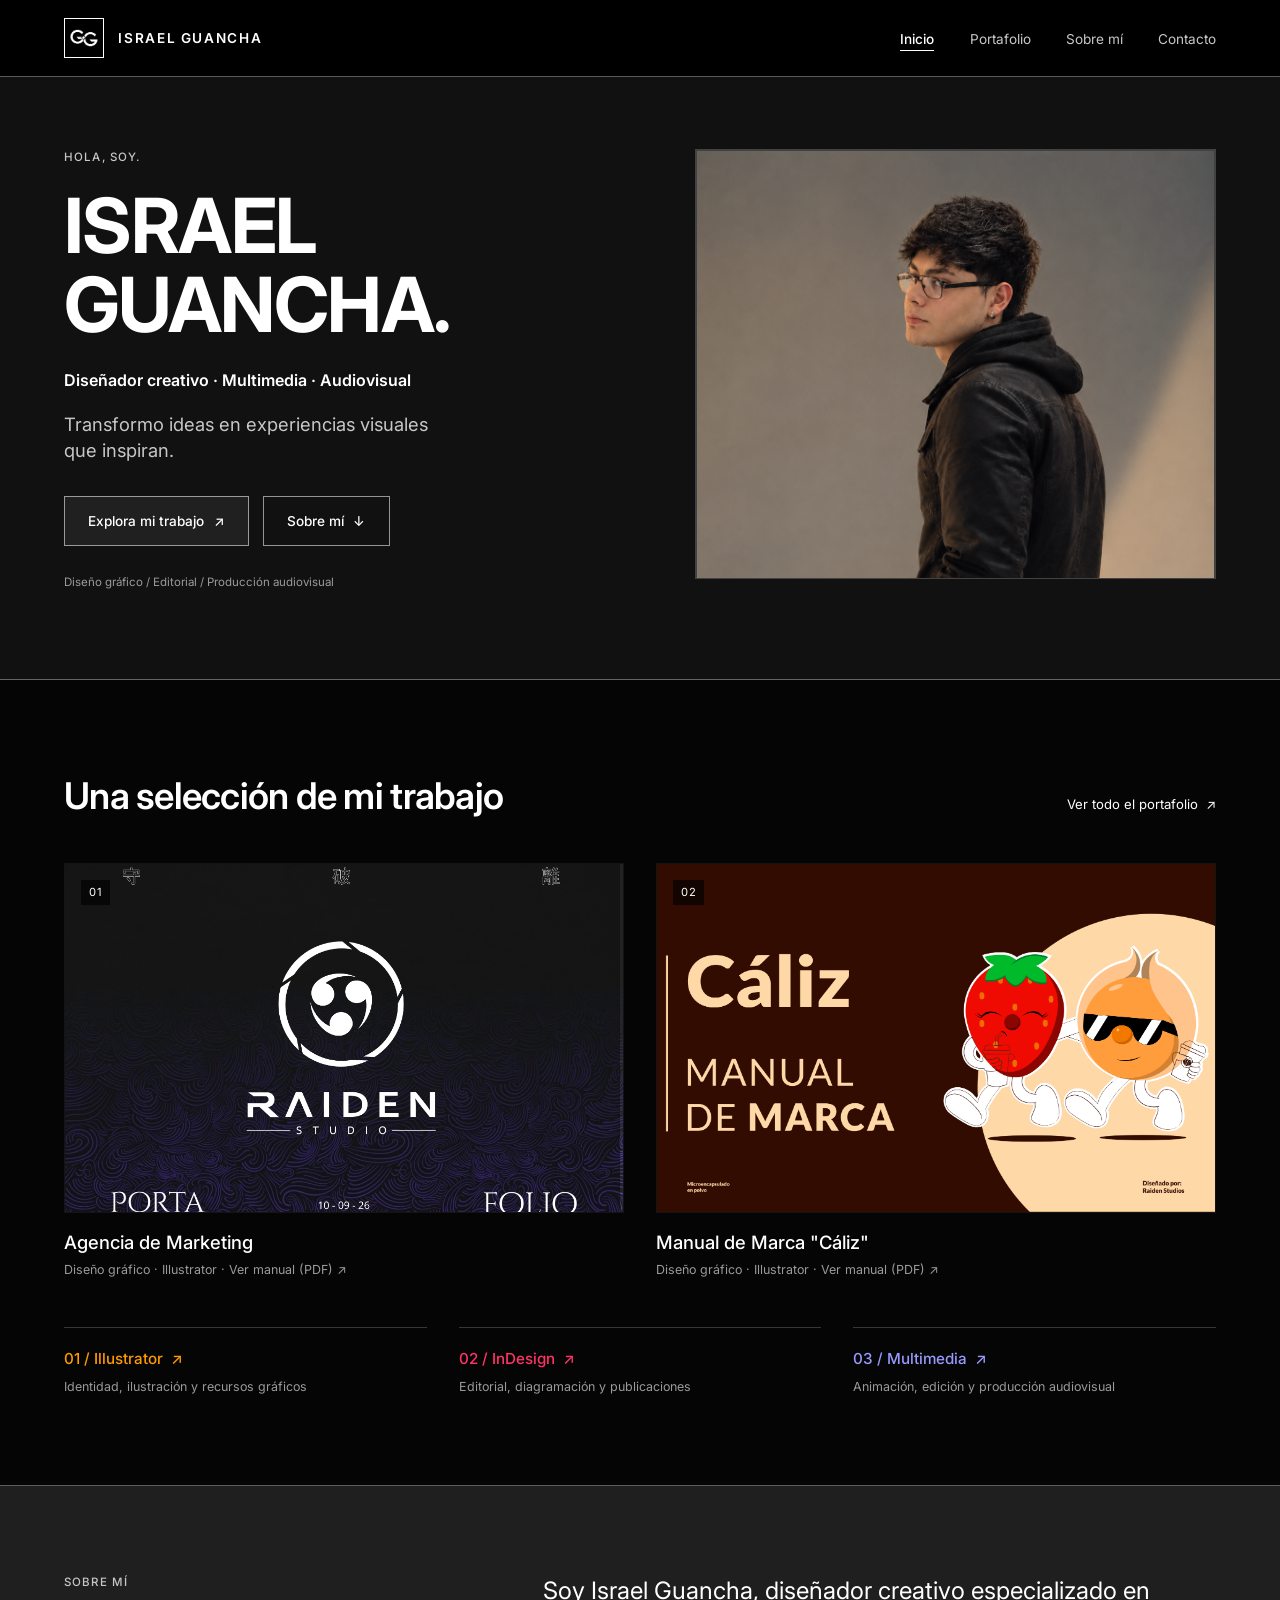
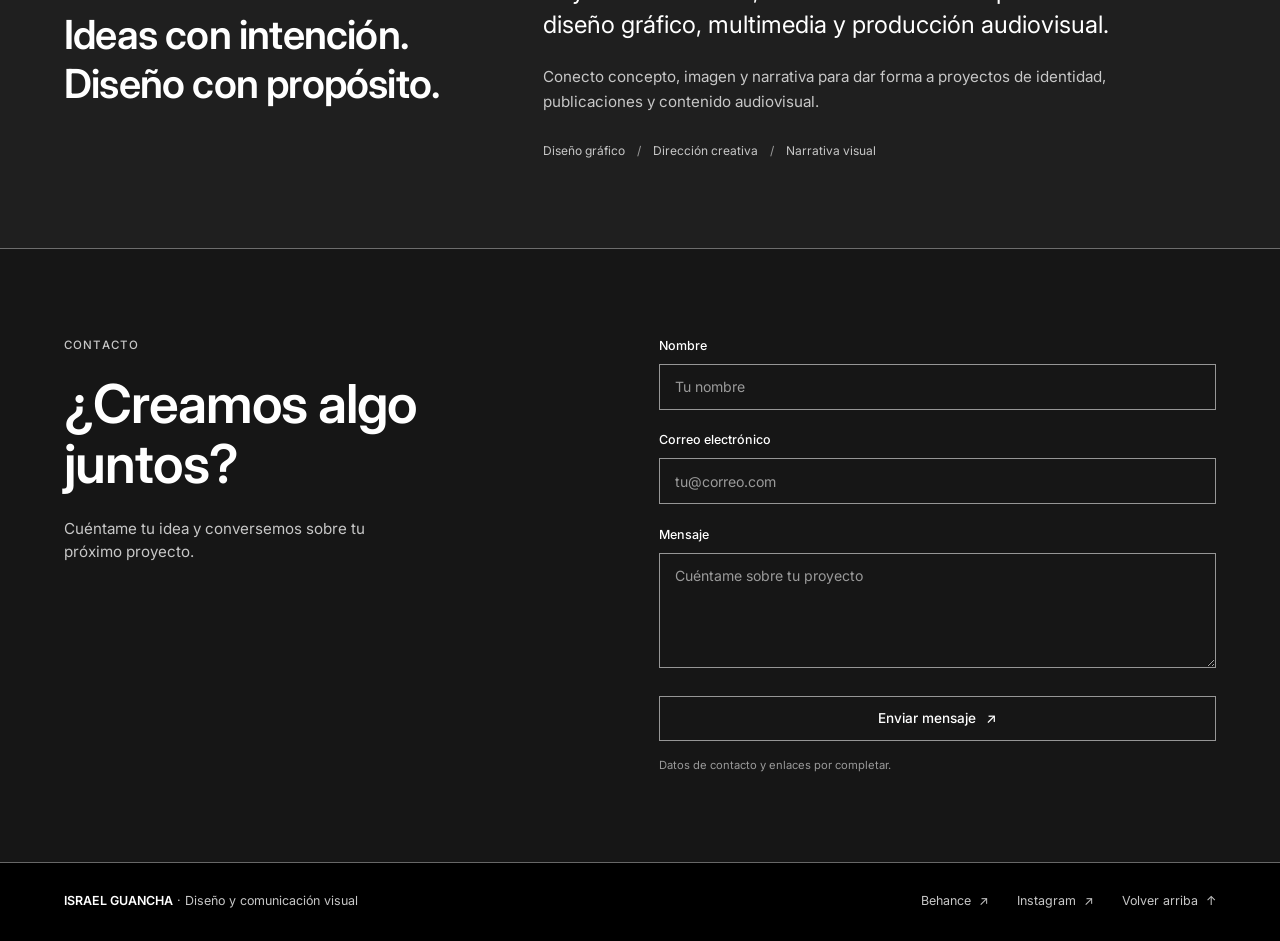
<file: index.html>
<!DOCTYPE html>
<html lang="es">
<head>
  <meta charset="UTF-8">
  <meta name="viewport" content="width=device-width, initial-scale=1.0">
  <title>Israel Guancha · Portafolio de Diseño</title>
  <!-- Tipografía limpia estilo editorial -->
  <link rel="preconnect" href="https://fonts.googleapis.com">
  <link rel="preconnect" href="https://fonts.gstatic.com" crossorigin>
  <link href="https://fonts.googleapis.com/css2?family=Inter:wght@300;400;500;600;700&display=swap" rel="stylesheet">
  <!-- Hoja de estilos -->
  <link rel="stylesheet" href="estilos.css">
</head>
<body id="top">

  <!-- ==================== HEADER / NAVEGACIÓN ==================== -->
  <header class="header">
    <div class="container header__contenido">
      <a href="#inicio" class="marca">
        <!-- Espacio reservado para insertar tu logo -->
        <div class="marca__logo-contenedor">
          <img src="imagenes/logo_israel.png" alt="Logo Israel Guancha" class="marca__logo-img">
        </div>
        <span class="marca__nombre">ISRAEL GUANCHA</span>
      </a>

      <nav class="nav" aria-label="Navegación principal">
        <ul class="nav__lista">
          <li class="nav__item">
            <a href="#inicio" class="nav__enlace nav__enlace--activo">Inicio</a>
          </li>
          <li class="nav__item">
            <a href="portafolio.html" class="nav__enlace">Portafolio</a>
          </li>
          <li class="nav__item">
            <a href="#sobre-mi" class="nav__enlace">Sobre mí</a>
          </li>
          <li class="nav__item">
            <a href="#contacto" class="nav__enlace">Contacto</a>
          </li>
        </ul>
      </nav>
    </div>
  </header>

  <main>

    <!-- ==================== SECCIÓN HERO / INICIO ==================== -->
    <section id="inicio" class="seccion hero">
      <div class="container hero__grid">
        <div class="hero__info">
          <p class="etiqueta">HOLA, SOY.</p>
          <h1 class="hero__titulo">
            ISRAEL<br>
            GUANCHA.
          </h1>
          <p class="hero__rol">Diseñador creativo · Multimedia · Audiovisual</p>
          <p class="hero__descripcion">
            Transformo ideas en experiencias visuales que inspiran.
          </p>

          <div class="hero__acciones">
            <a href="portafolio.html" class="btn btn--primario">
              Explora mi trabajo <span class="flecha flecha--diagonal">↗</span>
            </a>
            <a href="#sobre-mi" class="btn btn--secundario">
              Sobre mí <span class="flecha flecha--abajo">↓</span>
            </a>
          </div>

          <p class="hero__disciplinas">
            Diseño gráfico / Editorial / Producción audiovisual
          </p>
        </div>

        <div class="hero__visual">
          <div class="marco-imagen marco-imagen--retrato">
            <div class="hero__visual">
            <div class="marco-imagen marco-imagen--retrato">
            <img src="imagenes/retrato.png" alt="Retrato de Israel Guancha" class="marco-imagen__foto">
            </div>
        </div>
          </div>
        </div>
      </div>
    </section>

    <!-- ==================== SECCIÓN PORTAFOLIO ==================== -->
    <section id="portafolio" class="seccion portafolio">
      <div class="container">
        <div class="portafolio__cabecera">
          <h2 class="titulo-seccion">Una selección de mi trabajo</h2>
          <a href="portafolio.html" class="enlace-flecha">
            Ver todo el portafolio <span class="flecha flecha--diagonal">↗</span>
          </a>
        </div>

        <!-- Tarjetas destacadas -->
        
<div class="proyectos-grid">
  <!-- Tarjeta 01: Manual (abre el PDF al hacer clic) -->
  <article class="proyecto-card">
    <a href="docs/portafolio_raiden.pdf" target="_blank" rel="noopener noreferrer" class="proyecto-card__enlace">
      <div class="marco-imagen marco-imagen--proyecto">
        <span class="marco-imagen__numero">01</span>
        <img
          src="imagenes/portafolio_raiden_Mesa de trabajo 1.png"
          alt="Vista previa del manual de identidad visual"
          class="marco-imagen__proyecto-img"
        >
      </div>
      <h3 class="proyecto-card__titulo">Agencia de Marketing</h3>
      <p class="proyecto-card__meta">Diseño gráfico · Illustrator · Ver manual (PDF) ↗</p>
    </a>
  </article>

  <!-- Tarjeta 02: Portada de videojuego (abre la imagen completa al hacer clic) -->
  <article class="proyecto-card">
    <a href="docs/manual_caliz.pdf" target="_blank" rel="noopener noreferrer" class="proyecto-card__enlace">
      <div class="marco-imagen marco-imagen--proyecto">
        <span class="marco-imagen__numero">02</span>
        <img
          src="imagenes/portada_caliz_Mesa de trabajo 1.png"
          alt="Vista Previa del manual de cáliz"
          class="marco-imagen__proyecto-img"
        >
      </div>
      <h3 class="proyecto-card__titulo">Manual de Marca "Cáliz"</h3>
      <p class="proyecto-card__meta">Diseño gráfico · Illustrator · Ver manual (PDF) ↗</p>
    </a>
  </article>
</div>

        <!-- Categorías inferiores -->
<div class="categorias-grid">
  <a href="ilustrator.html" class="categoria-item categoria-item--ai">
    <h3 class="categoria-item__titulo">
      01 / <span class="color-illustrator">Illustrator</span> <span class="flecha flecha--diagonal">↗</span>
    </h3>
    <p class="categoria-item__desc">Identidad, ilustración y recursos gráficos</p>
  </a>

  <a href="indesing.html" class="categoria-item categoria-item--id">
    <h3 class="categoria-item__titulo">
      02 / <span class="color-indesign">InDesign</span> <span class="flecha flecha--diagonal">↗</span>
    </h3>
    <p class="categoria-item__desc">Editorial, diagramación y publicaciones</p>
  </a>

  <a href="multimedia.html" class="categoria-item categoria-item--pr">
    <h3 class="categoria-item__titulo">
      03 / <span class="color-multimedia">Multimedia</span> <span class="flecha flecha--diagonal">↗</span>
    </h3>
    <p class="categoria-item__desc">Animación, edición y producción audiovisual</p>
  </a>
</div>
    </section>

    <!-- ==================== SECCIÓN SOBRE MÍ ==================== -->
    <section id="sobre-mi" class="seccion sobre-mi">
      <div class="container sobre-mi__grid">
        <div class="sobre-mi__izq">
          <p class="etiqueta">SOBRE MÍ</p>
          <h2 class="sobre-mi__titulo">
            Ideas con intención.<br>
            Diseño con propósito.
          </h2>
        </div>

        <div class="sobre-mi__der">
          <p class="sobre-mi__destacado">
            Soy Israel Guancha, diseñador creativo especializado en diseño gráfico, multimedia y producción audiovisual.
          </p>
          <p class="sobre-mi__texto">
            Conecto concepto, imagen y narrativa para dar forma a proyectos de identidad, publicaciones y contenido audiovisual.
          </p>
          <p class="sobre-mi__etiquetas">
            <span>Diseño gráfico</span>
            <span class="separador">/</span>
            <span>Dirección creativa</span>
            <span class="separador">/</span>
            <span>Narrativa visual</span>
          </p>
        </div>
      </div>
    </section>

    <!-- ==================== SECCIÓN CONTACTO ==================== -->
    <section id="contacto" class="seccion contacto">
      <div class="container contacto__grid">
        <div class="contacto__info">
          <p class="etiqueta">CONTACTO</p>
          <h2 class="contacto__titulo">
            ¿Creamos algo<br>
            juntos?
          </h2>
          <p class="contacto__texto">
            Cuéntame tu idea y conversemos sobre tu próximo proyecto.
          </p>
        </div>

        <div class="contacto__formulario-contenedor">
          <form class="formulario" action="#" method="post">
            <div class="formulario__grupo">
              <label for="nombre" class="formulario__label">Nombre</label>
              <input
                type="text"
                id="nombre"
                name="nombre"
                class="formulario__input"
                placeholder="Tu nombre"
                required
              >
            </div>

            <div class="formulario__grupo">
              <label for="correo" class="formulario__label">Correo electrónico</label>
              <input
                type="email"
                id="correo"
                name="correo"
                class="formulario__input"
                placeholder="tu@correo.com"
                required
              >
            </div>

            <div class="formulario__grupo">
              <label for="mensaje" class="formulario__label">Mensaje</label>
              <textarea
                id="mensaje"
                name="mensaje"
                class="formulario__input formulario__textarea"
                placeholder="Cuéntame sobre tu proyecto"
                rows="4"
                required
              ></textarea>
            </div>

            <button type="submit" class="btn btn--enviar">
              Enviar mensaje <span class="flecha flecha--diagonal">↗</span>
            </button>

            <p class="formulario__nota">Datos de contacto y enlaces por completar.</p>
          </form>
        </div>
      </div>
    </section>

  </main>

  <!-- ==================== FOOTER ==================== -->
  <footer class="footer">
    <div class="container footer__contenido">
      <p class="footer__firma">
        <strong>ISRAEL GUANCHA</strong> · Diseño y comunicación visual
      </p>

      <div class="footer__enlaces">
         <a href="https://www.behance.net/anubcripdeid" class="footer__enlace" target="_blank" rel="noopener noreferrer">
         Behance <span class="flecha flecha--diagonal">↗</span>
         </a>
         <a href="https://www.instagram.com/_isrx_g7/" class="footer__enlace" target="_blank" rel="noopener noreferrer">
         Instagram <span class="flecha flecha--diagonal">↗</span>
         </a>
        <a href="#top" class="footer__enlace">
          Volver arriba <span class="flecha flecha--arriba">↑</span>
        </a>
      </div>
    </div>
  </footer>

</body>
</html>
</file>
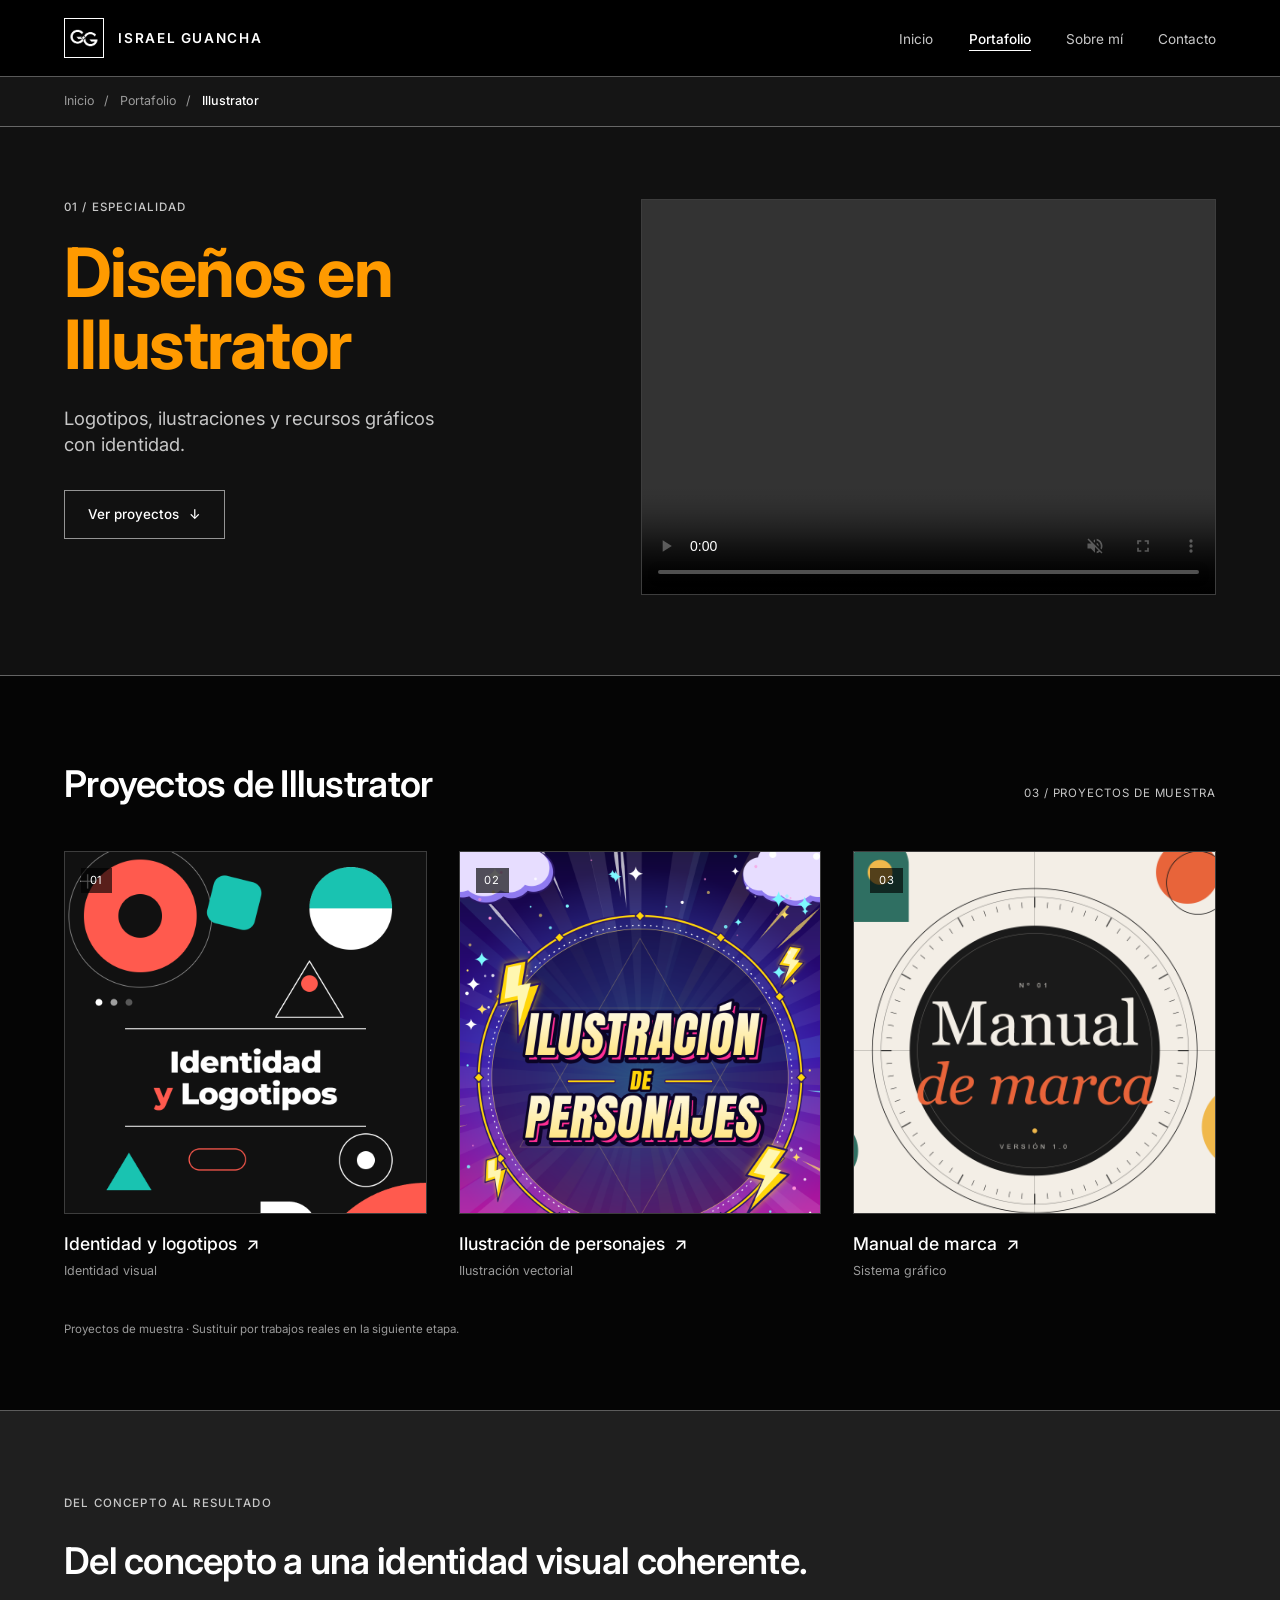
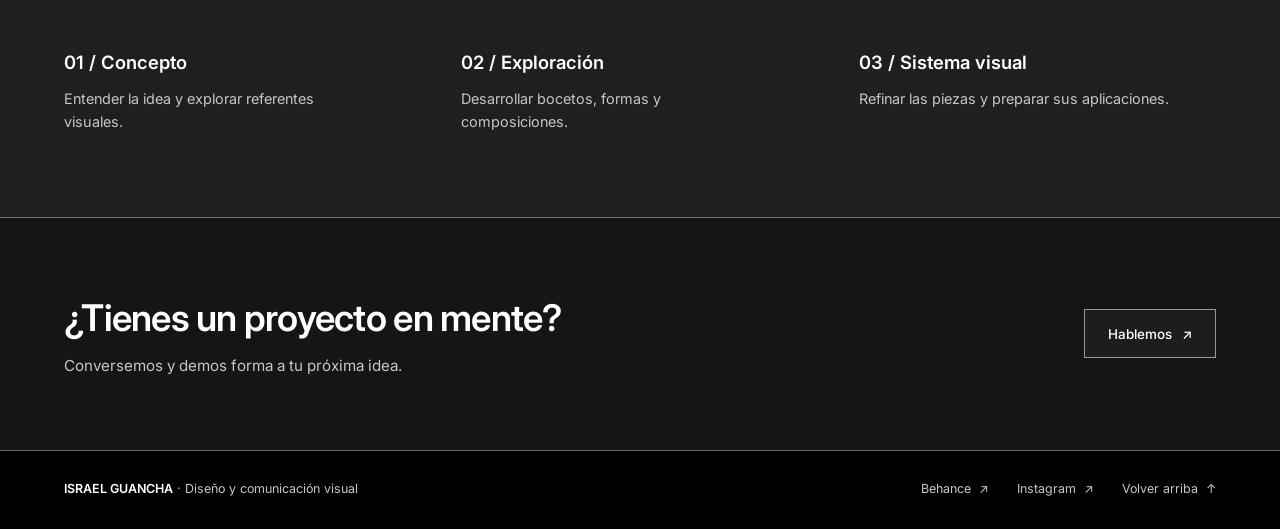
<file: ilustrator.html>
<!DOCTYPE html>
<html lang="es">
<head>
  <meta charset="UTF-8">
  <meta name="viewport" content="width=device-width, initial-scale=1.0">
  <title>Diseños en Illustrator · Israel Guancha</title>
  <!-- Tipografía limpia estilo editorial -->
  <link rel="preconnect" href="https://fonts.googleapis.com">
  <link rel="preconnect" href="https://fonts.gstatic.com" crossorigin>
  <link href="https://fonts.googleapis.com/css2?family=Inter:wght@300;400;500;600;700&display=swap" rel="stylesheet">
  <!-- Hoja de estilos de la página Illustrator -->
  <link rel="stylesheet" href="ilustrator.css">
</head>
<body id="top">

  <!-- ==================== HEADER / NAVEGACIÓN ==================== -->
  <header class="header">
    <div class="container header__contenido">
      <a href="index.html" class="marca">
        <!-- Espacio reservado para insertar tu logo -->
        <div class="marca__logo-contenedor">
          <img src="imagenes/logo_israel.png" alt="Logo Israel Guancha" class="marca__logo-img">
        </div>
        <span class="marca__nombre">ISRAEL GUANCHA</span>
      </a>

      <nav class="nav" aria-label="Navegación principal">
        <ul class="nav__lista">
          <li class="nav__item">
            <a href="index.html" class="nav__enlace">Inicio</a>
          </li>
          <li class="nav__item">
            <a href="portafolio.html" class="nav__enlace nav__enlace--activo">Portafolio</a>
          </li>
          <li class="nav__item">
            <a href="index.html#sobre-mi" class="nav__enlace">Sobre mí</a>
          </li>
          <li class="nav__item">
            <a href="index.html#contacto" class="nav__enlace">Contacto</a>
          </li>
        </ul>
      </nav>
    </div>
  </header>

  <!-- ==================== RUTA / MIGAS DE PAN ==================== -->
  <nav class="breadcrumb" aria-label="Ruta de navegación">
    <div class="container">
      <ol class="breadcrumb__lista">
        <li class="breadcrumb__item">
          <a href="index.html" class="breadcrumb__enlace">Inicio</a>
        </li>
        <li class="breadcrumb__separador" aria-hidden="true">/</li>
        <li class="breadcrumb__item">
          <a href="portafolio.html" class="breadcrumb__enlace">Portafolio</a>
        </li>
        <li class="breadcrumb__separador" aria-hidden="true">/</li>
        <li class="breadcrumb__item breadcrumb__item--actual" aria-current="page">
          Illustrator
        </li>
      </ol>
    </div>
  </nav>

  <main>

    <!-- ==================== HERO DE ESPECIALIDAD ==================== -->
    <section class="seccion especialidad-hero">
      <div class="container especialidad-hero__grid">
        <div class="especialidad-hero__info">
          <p class="etiqueta">01 / ESPECIALIDAD</p>
          <h1 class="especialidad-hero__titulo">
            Diseños en<br>
            Illustrator
          </h1>
          <p class="especialidad-hero__descripcion">
            Logotipos, ilustraciones y recursos gráficos con identidad.
          </p>

          <a href="#proyectos-illustrator" class="btn btn--secundario">
            Ver proyectos <span class="flecha flecha--abajo">↓</span>
          </a>
        </div>

        <div class="especialidad-hero__visual">
  <div class="marco-imagen marco-imagen--especialidad">
    <video
      class="marco-imagen__video"
      src="videos/motion_graphic_ilustrator.mp4"
      autoplay
      loop
      muted
      playsinline
      controls
    ></video>
  </div>
</div>
      </div>
    </section>

    <!-- ==================== PROYECTOS DE ILLUSTRATOR ==================== -->
    <section id="proyectos-illustrator" class="seccion proyectos-ai">
      <div class="container">
        <div class="proyectos-ai__cabecera">
          <h2 class="titulo-seccion">Proyectos de Illustrator</h2>
          <span class="proyectos-ai__contador">03 / PROYECTOS DE MUESTRA</span>
        </div>

        <div class="proyectos-grid">

          <!-- Proyecto 01 -->
          <article class="proyecto-card">
            <a href="docs/logotipos.pdf" target="_blank" rel="noopener noreferrer" class="proyecto-card__enlace">
              <div class="marco-imagen marco-imagen--cuadrado">
                <span class="marco-imagen__numero">01</span>
                <img
                  src="imagenes/portada_logotipos.png"
                  alt="Vista previa de proyectos de identidad y logotipos"
                  class="marco-imagen__img"
                >
              </div>
              <h3 class="proyecto-card__titulo">
                Identidad y logotipos <span class="flecha flecha--diagonal">↗</span>
              </h3>
              <p class="proyecto-card__meta">Identidad visual</p>
            </a>
          </article>

          <!-- Proyecto 02 -->
          <article class="proyecto-card">
            <a href="docs/ilustracion_personajes.pdf" target="_blank" rel="noopener noreferrer" class="proyecto-card__enlace">
              <div class="marco-imagen marco-imagen--cuadrado">
                <span class="marco-imagen__numero">02</span>
                <img
                  src="imagenes/Portada_Personajes.png"
                  alt="Vista previa de ilustración de personajes en Illustrator"
                  class="marco-imagen__img"
                >
              </div>
              <h3 class="proyecto-card__titulo">
                Ilustración de personajes <span class="flecha flecha--diagonal">↗</span>
              </h3>
              <p class="proyecto-card__meta">Ilustración vectorial</p>
            </a>
          </article>

          <!-- Proyecto 03 -->
          <article class="proyecto-card">
            <a href="docs/manuales.pdf" target="_blank" rel="noopener noreferrer" class="proyecto-card__enlace">
              <div class="marco-imagen marco-imagen--cuadrado">
                <span class="marco-imagen__numero">03</span>
                <img
                  src="imagenes/portada_manuales.png"
                  alt="Vista previa de manual de marca"
                  class="marco-imagen__img"
                >
              </div>
              <h3 class="proyecto-card__titulo">
                Manual de marca <span class="flecha flecha--diagonal">↗</span>
              </h3>
              <p class="proyecto-card__meta">Sistema gráfico</p>
            </a>
          </article>

        </div>

        <p class="proyectos-ai__nota">
          Proyectos de muestra · Sustituir por trabajos reales en la siguiente etapa.
        </p>
      </div>
    </section>

    <!-- ==================== PROCESO CREATIVO ==================== -->
    <section class="seccion proceso">
      <div class="container">
        <p class="etiqueta">DEL CONCEPTO AL RESULTADO</p>
        <h2 class="titulo-seccion proceso__titulo">
          Del concepto a una identidad visual coherente.
        </h2>

        <div class="proceso-grid">
          <article class="proceso-item">
            <h3 class="proceso-item__titulo">01 / Concepto</h3>
            <p class="proceso-item__desc">
              Entender la idea y explorar referentes visuales.
            </p>
          </article>

          <article class="proceso-item">
            <h3 class="proceso-item__titulo">02 / Exploración</h3>
            <p class="proceso-item__desc">
              Desarrollar bocetos, formas y composiciones.
            </p>
          </article>

          <article class="proceso-item">
            <h3 class="proceso-item__titulo">03 / Sistema visual</h3>
            <p class="proceso-item__desc">
              Refinar las piezas y preparar sus aplicaciones.
            </p>
          </article>
        </div>
      </div>
    </section>

    <!-- ==================== LLAMADO A LA ACCIÓN (CTA) ==================== -->
    <section class="seccion cta">
      <div class="container cta__contenido">
        <div class="cta__texto-grupo">
          <h2 class="cta__titulo">¿Tienes un proyecto en mente?</h2>
          <p class="cta__subtitulo">Conversemos y demos forma a tu próxima idea.</p>
        </div>

        <a href="index.html#contacto" class="btn btn--cta">
          Hablemos <span class="flecha flecha--diagonal">↗</span>
        </a>
      </div>
    </section>

  </main>

  <!-- ==================== FOOTER ==================== -->
  <footer class="footer">
    <div class="container footer__contenido">
      <p class="footer__firma">
        <strong>ISRAEL GUANCHA</strong> · Diseño y comunicación visual
      </p>

      <div class="footer__enlaces">
         <a href="https://www.behance.net/anubcripdeid" class="footer__enlace" target="_blank" rel="noopener noreferrer">
         Behance <span class="flecha flecha--diagonal">↗</span>
         </a>
         <a href="https://www.instagram.com/_isrx_g7/" class="footer__enlace" target="_blank" rel="noopener noreferrer">
         Instagram <span class="flecha flecha--diagonal">↗</span>
         </a>
        <a href="#top" class="footer__enlace">
          Volver arriba <span class="flecha flecha--arriba">↑</span>
        </a>
      </div>
    </div>
  </footer>

</body>
</html>
</file>
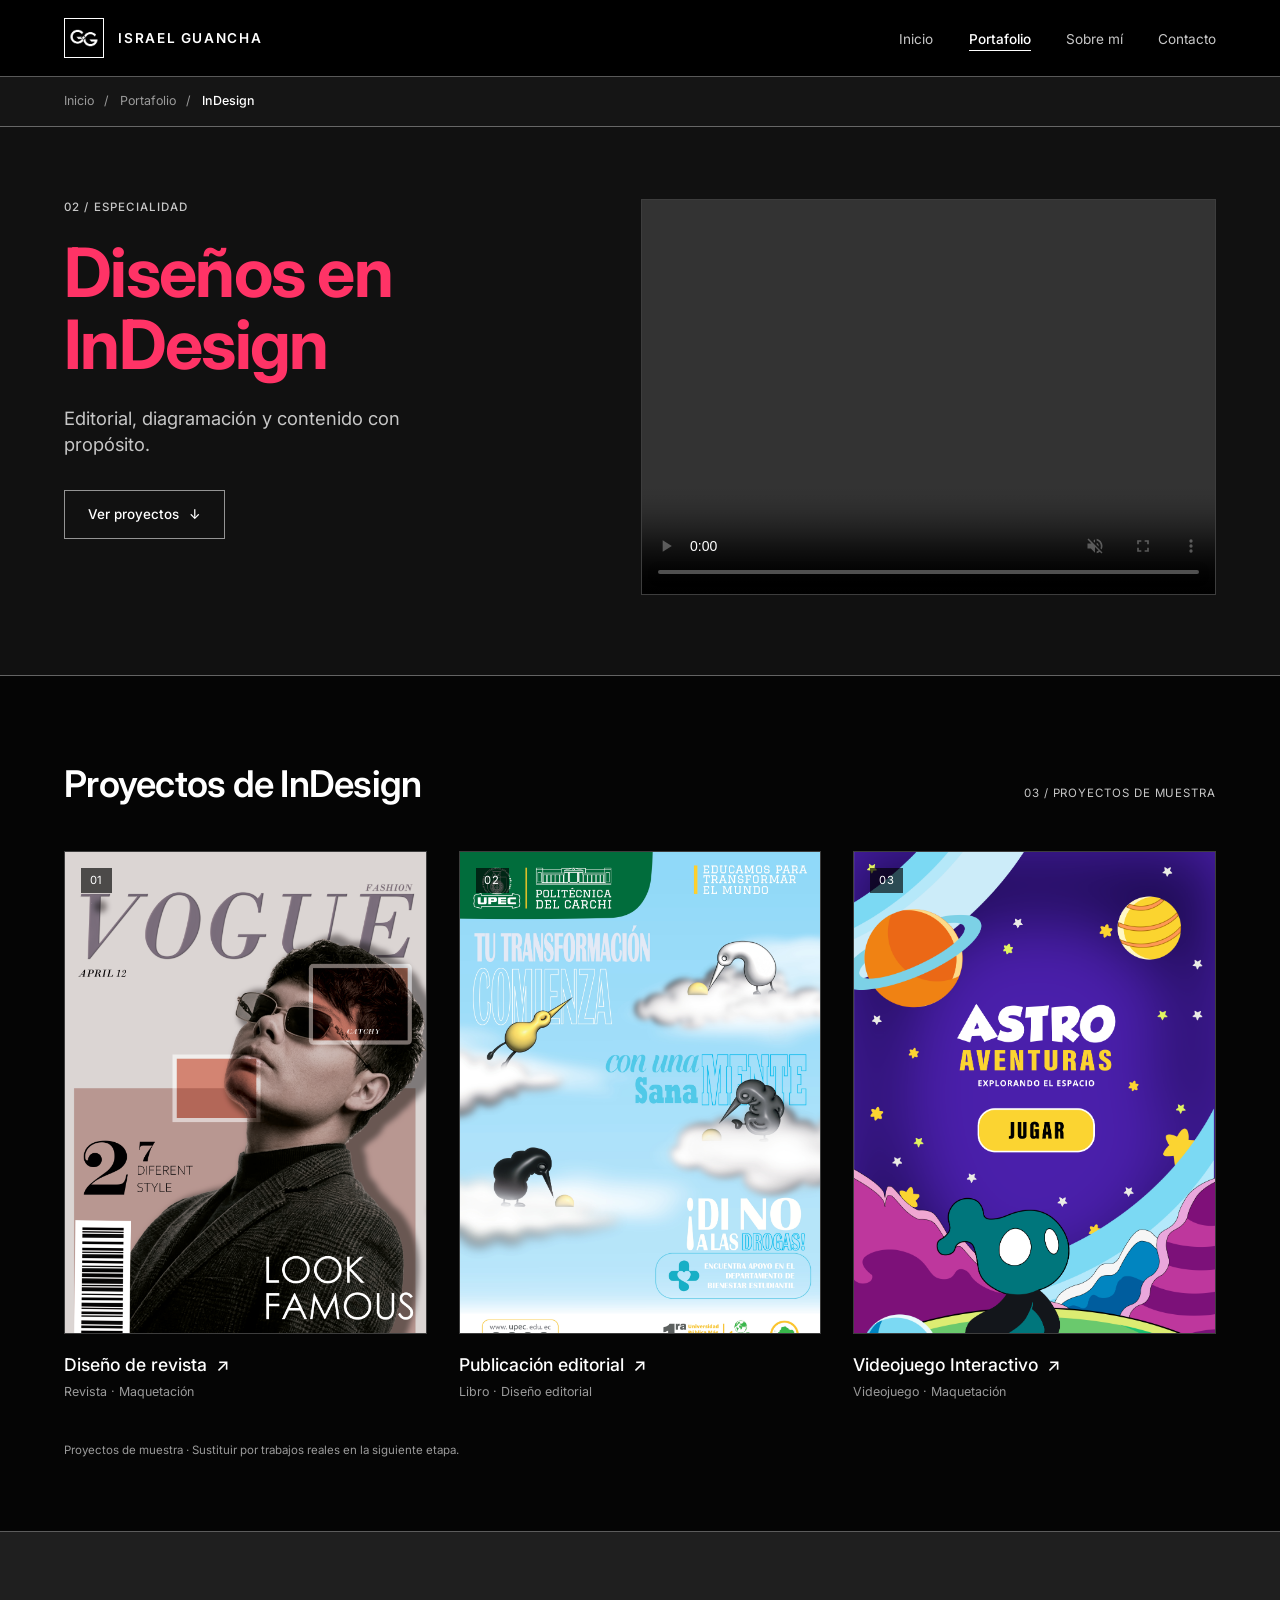
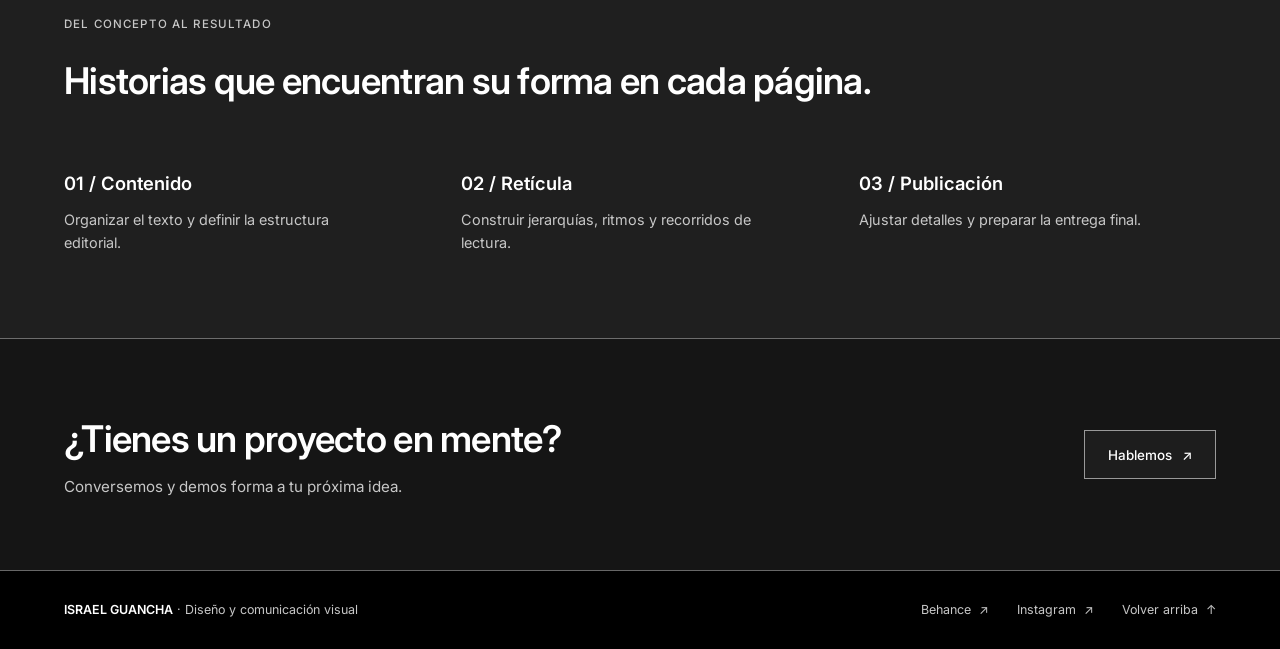
<file: indesing.html>
<!DOCTYPE html>
<html lang="es">
<head>
  <meta charset="UTF-8">
  <meta name="viewport" content="width=device-width, initial-scale=1.0">
  <title>Diseños en InDesign · Israel Guancha</title>
  <!-- Tipografía limpia estilo editorial -->
  <link rel="preconnect" href="https://fonts.googleapis.com">
  <link rel="preconnect" href="https://fonts.gstatic.com" crossorigin>
  <link href="https://fonts.googleapis.com/css2?family=Inter:wght@300;400;500;600;700&display=swap" rel="stylesheet">
  <!-- Hoja de estilos de la página InDesign -->
  <link rel="stylesheet" href="indesing.css">
</head>
<body id="top">

  <!-- ==================== HEADER / NAVEGACIÓN ==================== -->
  <header class="header">
    <div class="container header__contenido">
      <a href="index.html" class="marca">
        <!-- Espacio reservado para insertar tu logo -->
        <div class="marca__logo-contenedor">
          <img src="imagenes/logo_israel.png" alt="Logo Israel Guancha" class="marca__logo-img">
        </div>
        <span class="marca__nombre">ISRAEL GUANCHA</span>
      </a>

      <nav class="nav" aria-label="Navegación principal">
        <ul class="nav__lista">
          <li class="nav__item">
            <a href="index.html" class="nav__enlace">Inicio</a>
          </li>
          <li class="nav__item">
            <a href="portafolio.html" class="nav__enlace nav__enlace--activo">Portafolio</a>
          </li>
          <li class="nav__item">
            <a href="index.html#sobre-mi" class="nav__enlace">Sobre mí</a>
          </li>
          <li class="nav__item">
            <a href="index.html#contacto" class="nav__enlace">Contacto</a>
          </li>
        </ul>
      </nav>
    </div>
  </header>

  <!-- ==================== RUTA / MIGAS DE PAN ==================== -->
  <nav class="breadcrumb" aria-label="Ruta de navegación">
    <div class="container">
      <ol class="breadcrumb__lista">
        <li class="breadcrumb__item">
          <a href="index.html" class="breadcrumb__enlace">Inicio</a>
        </li>
        <li class="breadcrumb__separador" aria-hidden="true">/</li>
        <li class="breadcrumb__item">
          <a href="portafolio.html" class="breadcrumb__enlace">Portafolio</a>
        </li>
        <li class="breadcrumb__separador" aria-hidden="true">/</li>
        <li class="breadcrumb__item breadcrumb__item--actual" aria-current="page">
          InDesign
        </li>
      </ol>
    </div>
  </nav>

  <main>

    <!-- ==================== HERO DE ESPECIALIDAD ==================== -->
    <section class="seccion especialidad-hero">
      <div class="container especialidad-hero__grid">
        <div class="especialidad-hero__info">
          <p class="etiqueta">02 / ESPECIALIDAD</p>
          <h1 class="especialidad-hero__titulo">
            Diseños en<br>
            InDesign
          </h1>
          <p class="especialidad-hero__descripcion">
            Editorial, diagramación y contenido con propósito.
          </p>

          <a href="#proyectos-indesign" class="btn btn--secundario">
            Ver proyectos <span class="flecha flecha--abajo">↓</span>
          </a>
        </div>

        <div class="especialidad-hero__visual">
          <div class="marco-imagen marco-imagen--especialidad">
          <video
          class="marco-imagen__video"
          src="videos/motion_editorial.mp4"
          autoplay
          loop
          muted
          playsinline
          controls
          ></video>
          </div>
        </div>
      </div>
    </section>

    <!-- ==================== PROYECTOS DE INDESIGN ==================== -->
    <section id="proyectos-indesign" class="seccion proyectos-id">
      <div class="container">
        <div class="proyectos-id__cabecera">
          <h2 class="titulo-seccion">Proyectos de InDesign</h2>
          <span class="proyectos-id__contador">03 / PROYECTOS DE MUESTRA</span>
        </div>

        <div class="proyectos-grid">

          <!-- Proyecto 01: Enlace a PDF + Portada vertical -->
          <article class="proyecto-card">
            <a href="docs/Portada_VOGUE.pdf" target="_blank" rel="noopener noreferrer" class="proyecto-card__enlace">
              <div class="marco-imagen marco-imagen--editorial">
                <span class="marco-imagen__numero">01</span>
                <img
                  src="imagenes/Portada_VOGUE.png"
                  alt="Portada o doble página de diseño de revista"
                  class="marco-imagen__img"
                >
              </div>
              <h3 class="proyecto-card__titulo">
                Diseño de revista <span class="flecha flecha--diagonal">↗</span>
              </h3>
              <p class="proyecto-card__meta">Revista · Maquetación</p>
            </a>
          </article>

          <!-- Proyecto 02: Enlace a PDF + Portada vertical -->
          <article class="proyecto-card">
            <a href="docs/poster de las drogas.pdf" target="_blank" rel="noopener noreferrer" class="proyecto-card__enlace">
              <div class="marco-imagen marco-imagen--editorial">
                <span class="marco-imagen__numero">02</span>
                <img
                  src="imagenes/poster_drogas.jpg"
                  alt="Portada o doble página de publicación editorial"
                  class="marco-imagen__img"
                >
              </div>
              <h3 class="proyecto-card__titulo">
                Publicación editorial <span class="flecha flecha--diagonal">↗</span>
              </h3>
              <p class="proyecto-card__meta">Libro · Diseño editorial</p>
            </a>
          </article>

          <!-- Proyecto 03: Enlace a PDF + Portada vertical -->
          <article class="proyecto-card">
            <a href="docs/juego_interactivo.pdf" target="_blank" rel="noopener noreferrer" class="proyecto-card__enlace">
              <div class="marco-imagen marco-imagen--editorial">
                <span class="marco-imagen__numero">03</span>
                <img
                  src="imagenes/juego_interactivo-01.png"
                  alt="Portada o doble página de catálogo y diagramación"
                  class="marco-imagen__img"
                >
              </div>
              <h3 class="proyecto-card__titulo">
                Videojuego Interactivo <span class="flecha flecha--diagonal">↗</span>
              </h3>
              <p class="proyecto-card__meta"> Videojuego · Maquetación</p>
            </a>
          </article>

        </div>

        <p class="proyectos-id__nota">
          Proyectos de muestra · Sustituir por trabajos reales en la siguiente etapa.
        </p>
      </div>
    </section>

    <!-- ==================== PROCESO EDITORIAL ==================== -->
    <section class="seccion proceso">
      <div class="container">
        <p class="etiqueta">DEL CONCEPTO AL RESULTADO</p>
        <h2 class="titulo-seccion proceso__titulo">
          Historias que encuentran su forma en cada página.
        </h2>

        <div class="proceso-grid">
          <article class="proceso-item">
            <h3 class="proceso-item__titulo">01 / Contenido</h3>
            <p class="proceso-item__desc">
              Organizar el texto y definir la estructura editorial.
            </p>
          </article>

          <article class="proceso-item">
            <h3 class="proceso-item__titulo">02 / Retícula</h3>
            <p class="proceso-item__desc">
              Construir jerarquías, ritmos y recorridos de lectura.
            </p>
          </article>

          <article class="proceso-item">
            <h3 class="proceso-item__titulo">03 / Publicación</h3>
            <p class="proceso-item__desc">
              Ajustar detalles y preparar la entrega final.
            </p>
          </article>
        </div>
      </div>
    </section>

    <!-- ==================== LLAMADO A LA ACCIÓN (CTA) ==================== -->
    <section class="seccion cta">
      <div class="container cta__contenido">
        <div class="cta__texto-grupo">
          <h2 class="cta__titulo">¿Tienes un proyecto en mente?</h2>
          <p class="cta__subtitulo">Conversemos y demos forma a tu próxima idea.</p>
        </div>

        <a href="index.html#contacto" class="btn btn--cta">
          Hablemos <span class="flecha flecha--diagonal">↗</span>
        </a>
      </div>
    </section>

  </main>

  <!-- ==================== FOOTER ==================== -->
  <footer class="footer">
    <div class="container footer__contenido">
      <p class="footer__firma">
        <strong>ISRAEL GUANCHA</strong> · Diseño y comunicación visual
      </p>

      <div class="footer__enlaces">
        <a href="https://www.behance.net/anubcripdeid" class="footer__enlace" target="_blank" rel="noopener noreferrer">
         Behance <span class="flecha flecha--diagonal">↗</span>
         </a>
         <a href="https://www.instagram.com/_isrx_g7/" class="footer__enlace" target="_blank" rel="noopener noreferrer">
         Instagram <span class="flecha flecha--diagonal">↗</span>
         </a>
        <a href="#top" class="footer__enlace">
          Volver arriba <span class="flecha flecha--arriba">↑</span>
        </a>
      </div>
    </div>
  </footer>

</body>
</html>
</file>
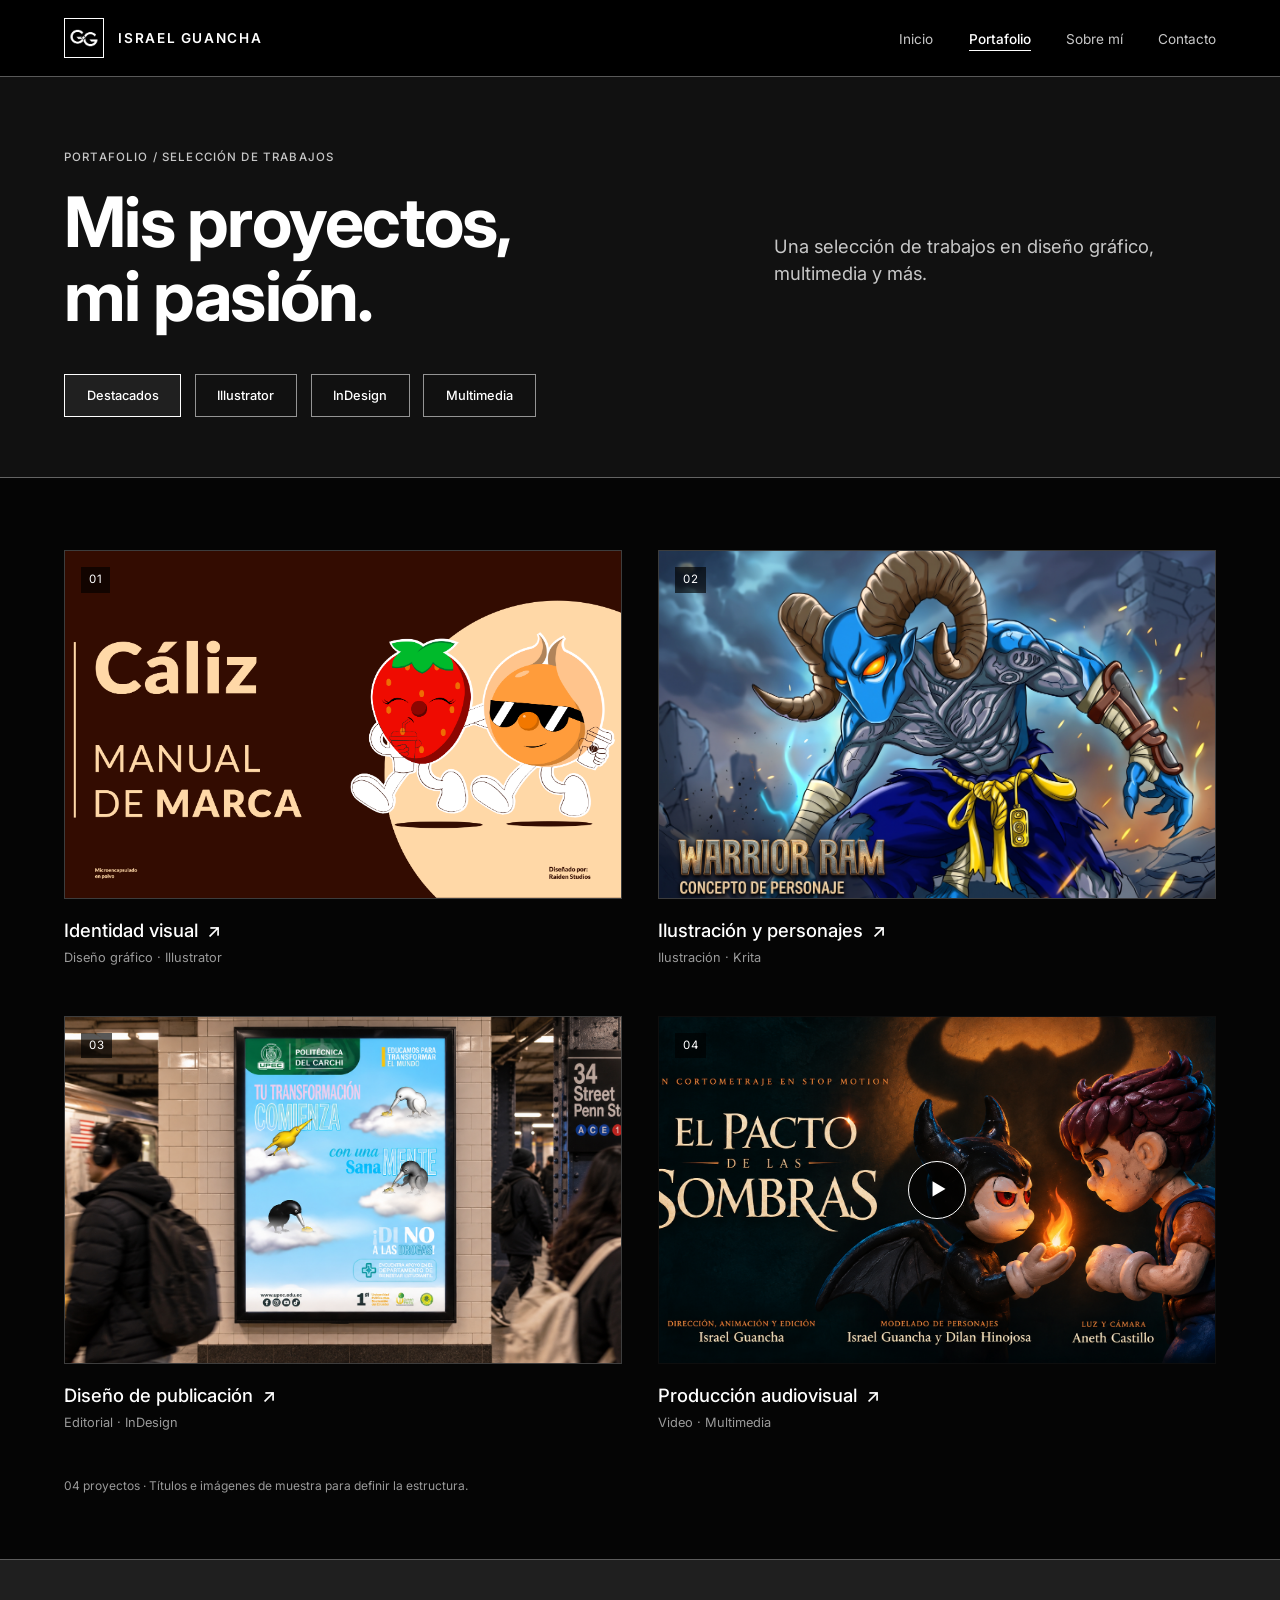
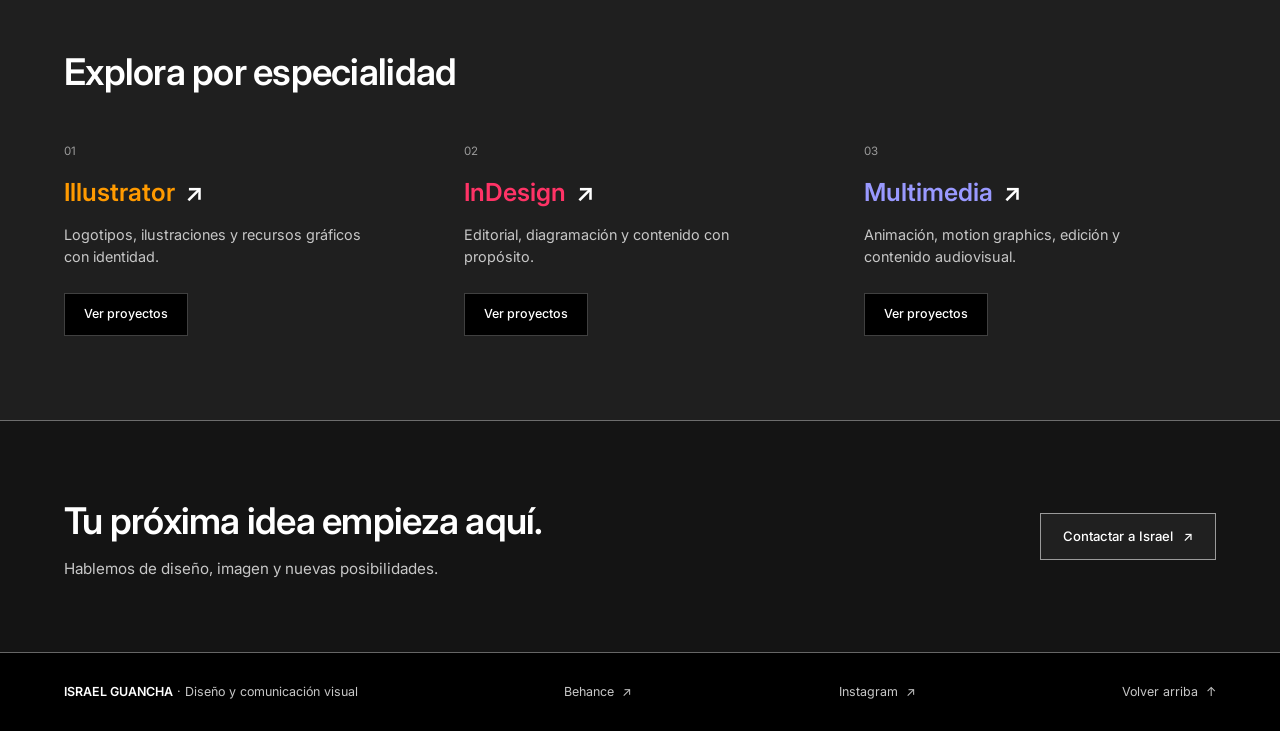
<file: portafolio.html>
<!DOCTYPE html>
<html lang="es">
<head>
  <meta charset="UTF-8">
  <meta name="viewport" content="width=device-width, initial-scale=1.0">
  <title>Portafolio · Israel Guancha</title>
  <!-- Tipografía limpia estilo editorial -->
  <link rel="preconnect" href="https://fonts.googleapis.com">
  <link rel="preconnect" href="https://fonts.gstatic.com" crossorigin>
  <link href="https://fonts.googleapis.com/css2?family=Inter:wght@300;400;500;600;700&display=swap" rel="stylesheet">
  <!-- Hoja de estilos de la página de portafolio -->
  <link rel="stylesheet" href="portafolio.css">
</head>
<body id="top">

  <!-- ==================== HEADER / NAVEGACIÓN ==================== -->
  <header class="header">
    <div class="container header__contenido">
      <a href="index.html" class="marca">
        <!-- Espacio reservado para insertar tu logo -->
        <div class="marca__logo-contenedor">
          <img src="imagenes/logo_israel.png" class="marca__logo-img">
        </div>
        <span class="marca__nombre">ISRAEL GUANCHA</span>
      </a>

      <nav class="nav" aria-label="Navegación principal">
        <ul class="nav__lista">
          <li class="nav__item">
            <a href="index.html" class="nav__enlace">Inicio</a>
          </li>
          <li class="nav__item">
            <a href="portafolio.html" class="nav__enlace nav__enlace--activo">Portafolio</a>
          </li>
          <li class="nav__item">
            <a href="index.html#sobre-mi" class="nav__enlace">Sobre mí</a>
          </li>
          <li class="nav__item">
            <a href="index.html#contacto" class="nav__enlace">Contacto</a>
          </li>
        </ul>
      </nav>
    </div>
  </header>

  <main>

    <!-- ==================== CABECERA PORTAFOLIO ==================== -->
    <section class="seccion portafolio-hero">
      <div class="container">
        <p class="etiqueta">PORTAFOLIO / SELECCIÓN DE TRABAJOS</p>

        <div class="portafolio-hero__grid">
          <h1 class="portafolio-hero__titulo">
            Mis proyectos,<br>
            mi pasión.
          </h1>
          <p class="portafolio-hero__descripcion">
            Una selección de trabajos en diseño gráfico, multimedia y más.
          </p>
        </div>
        <!-- Botones de navegación hacia tus especialidades -->
         <div class="filtros" role="navigation" aria-label="Ir a proyectos por especialidad">
          <a href="#proyectos" class="btn-filtro btn-filtro--activo">Destacados</a>
          <a href="ilustrator.html" class="btn-filtro">Illustrator</a>
          <a href="indesing.html" class="btn-filtro">InDesign</a>
          <a href="multimedia.html" class="btn-filtro">Multimedia</a>
         </div>
      </div>
    </section>

    <!-- ==================== GRID DE PROYECTOS ==================== -->
    <section id="proyectos" class="seccion galeria">
      <div class="container">
        <div class="proyectos-grid">

          <!-- Proyecto 01: Enlace a PDF + Imagen de vista previa -->
          <article class="proyecto-card">
            <a href="docs/manual_caliz.pdf" target="_blank" rel="noopener noreferrer" class="proyecto-card__enlace">
              <div class="marco-imagen marco-imagen--proyecto">
                <span class="marco-imagen__numero">01</span>
                <img
                  src="imagenes/portada_caliz_Mesa de trabajo 1.png"
                  alt="Vista previa del proyecto de identidad visual"
                  class="marco-imagen__proyecto-img"
                >
              </div>
              <h2 class="proyecto-card__titulo">
                Identidad visual <span class="flecha flecha--diagonal">↗</span>
              </h2>
              <p class="proyecto-card__meta">Diseño gráfico · Illustrator</p>
            </a>
          </article>

          <!-- Proyecto 02: Enlace a PDF + Imagen de vista previa -->
          <article class="proyecto-card">
            <a href="imagenes/poses_personajes.jpg" target="_blank" rel="noopener noreferrer" class="proyecto-card__enlace">
              <div class="marco-imagen marco-imagen--proyecto">
                <span class="marco-imagen__numero">02</span>
                <img
                  src="imagenes/portada_personaje.jpg"
                  alt="Vista previa del proyecto de ilustración y personajes"
                  class="marco-imagen__proyecto-img"
                >
              </div>
              <h2 class="proyecto-card__titulo">
                Ilustración y personajes <span class="flecha flecha--diagonal">↗</span>
              </h2>
              <p class="proyecto-card__meta">Ilustración · Krita</p>
            </a>
          </article>

          <!-- Proyecto 03: Enlace a PDF + Imagen de vista previa -->
          <article class="proyecto-card">
            <a href="docs/poster de las drogas.pdf" target="_blank" rel="noopener noreferrer" class="proyecto-card__enlace">
              <div class="marco-imagen marco-imagen--proyecto">
                <span class="marco-imagen__numero">03</span>
                <img
                  src="imagenes/portada_drogas.png"
                  alt="Vista previa del proyecto de diseño de publicación"
                  class="marco-imagen__proyecto-img"
                >
              </div>
              <h2 class="proyecto-card__titulo">
                Diseño de publicación <span class="flecha flecha--diagonal">↗</span>
              </h2>
              <p class="proyecto-card__meta">Editorial · InDesign</p>
            </a>
          </article>

          <!-- Proyecto 04: Enlace a PDF + Imagen de vista previa -->
      
        <article class="proyecto-card proyecto-card--video">
          <div class="marco-imagen marco-imagen--proyecto marco-video--portada" onclick="reproducirConPortada(this)">
            <span class="marco-imagen__numero">04</span>
            <span class="marco-video__play" aria-hidden="true">▶</span>
            <video
              class="marco-imagen__video"
              src="videos/el-pacto-de-las-sombras_qxwjCJXN.mp4"
              poster="imagenes/El pacto de las sombras.png"
              preload="none"
              playsinline
            >
              Tu navegador no soporta la reproducción de video.
            </video>
          </div>
          <a href="videos/el-pacto-de-las-sombras_qxwjCJXN.mp4" target="_blank" rel="noopener noreferrer" class="proyecto-card__enlace">
            <h2 class="proyecto-card__titulo">
              Producción audiovisual <span class="flecha flecha--diagonal">↗</span>
            </h2>
            <p class="proyecto-card__meta">Video · Multimedia</p>
          </a>
        </article>

        </div>

        <p class="galeria__nota">
          04 proyectos · Títulos e imágenes de muestra para definir la estructura.
        </p>
      </div>
    </section>

    <!-- ==================== EXPLORA POR ESPECIALIDAD ==================== -->
    <section id="especialidades" class="seccion especialidades">
      <div class="container">
        <h2 class="titulo-seccion especialidades__titulo">Explora por especialidad</h2>

        <div class="especialidades-grid">
          <article class="especialidad-card especialidad-card--ai">
            <span class="especialidad-card__numero">01</span>
            <h3 class="especialidad-card__titulo">
              <span class="color-illustrator">Illustrator</span> <span class="flecha flecha--diagonal">↗</span>
            </h3>
            <p class="especialidad-card__desc">
              Logotipos, ilustraciones y recursos gráficos con identidad.
            </p>
            <a href="ilustrator.html" class="btn btn--especialidad">Ver proyectos</a>
          </article>

          <article class="especialidad-card especialidad-card--id">
            <span class="especialidad-card__numero">02</span>
            <h3 class="especialidad-card__titulo">
              <span class="color-indesign">InDesign</span> <span class="flecha flecha--diagonal">↗</span>
            </h3>
            <p class="especialidad-card__desc">
              Editorial, diagramación y contenido con propósito.
            </p>
            <a href="indesing.html" class="btn btn--especialidad">Ver proyectos</a>
          </article>

          <article class="especialidad-card especialidad-card--pr">
            <span class="especialidad-card__numero">03</span>
            <h3 class="especialidad-card__titulo">
              <span class="color-multimedia">Multimedia</span> <span class="flecha flecha--diagonal">↗</span>
            </h3>
            <p class="especialidad-card__desc">
              Animación, motion graphics, edición y contenido audiovisual.
            </p>
            <a href="multimedia.html" class="btn btn--especialidad">Ver proyectos</a>
          </article>
        </div>
      </div>
    </section>

    <!-- ==================== LLAMADO A LA ACCIÓN (CTA) ==================== -->
    <section class="seccion cta">
      <div class="container cta__contenido">
        <div class="cta__texto-grupo">
          <h2 class="cta__titulo">Tu próxima idea empieza aquí.</h2>
          <p class="cta__subtitulo">Hablemos de diseño, imagen y nuevas posibilidades.</p>
        </div>

        <a href="index.html#contacto" class="btn btn--primario">
          Contactar a Israel <span class="flecha flecha--diagonal">↗</span>
        </a>
      </div>
    </section>

  </main>

  <!-- ==================== FOOTER ==================== -->
  <footer class="footer">
    <div class="container footer__contenido">
      <p class="footer__firma">
        <strong>ISRAEL GUANCHA</strong> · Diseño y comunicación visual
      </p>

         <a href="https://www.behance.net/anubcripdeid" class="footer__enlace" target="_blank" rel="noopener noreferrer">
         Behance <span class="flecha flecha--diagonal">↗</span>
         </a>
         <a href="https://www.instagram.com/_isrx_g7/" class="footer__enlace" target="_blank" rel="noopener noreferrer">
         Instagram <span class="flecha flecha--diagonal">↗</span>
         </a>
        <a href="#top" class="footer__enlace">
          Volver arriba <span class="flecha flecha--arriba">↑</span>
        </a>
      </div>
    </div>
  </footer>

</body>
</html>
</file>
<file: estilos.css>
/* ==================== VARIABLES Y RESET ==================== */
:root {
  --bg-negro: #000000;
  --bg-hero: #111111;
  --bg-portafolio: #050505;
  --bg-sobre-mi: #1f1f1f;
  --bg-contacto: #161616;
  --bg-placeholder: #424242;
  --bg-btn-primario: #202020;

  --texto-principal: #ffffff;
  --texto-secundario: #c7c7c7;
  --texto-tenue: #9a9a9a;

  --borde-seccion: rgba(255, 255, 255, 0.35);
  --borde-suave: rgba(255, 255, 255, 0.2);
  --borde-input: rgba(255, 255, 255, 0.55);
  --borde-activo: #ffffff;

  /* Colores oficiales de Adobe (cambia aquí el código hexadecimal cuando quieras) */
  --color-illustrator: #FF9A00;
  --color-indesign: #FF3366;
  --color-premiere: #9999FF;

  --transicion: 0.25s ease;
  --ancho-maximo: 1200px;
}

*,
*::before,
*::after {
  box-sizing: border-box;
  margin: 0;
  padding: 0;
}

html {
  scroll-behavior: smooth;
}

body {
  font-family: "Inter", -apple-system, BlinkMacSystemFont, "Segoe UI", Roboto, sans-serif;
  background-color: var(--bg-negro);
  color: var(--texto-principal);
  line-height: 1.5;
  -webkit-font-smoothing: antialiased;
}

a {
  color: inherit;
  text-decoration: none;
}

img {
  max-width: 100%;
  display: block;
}

/* ==================== UTILIDADES GENERALES ==================== */
.container {
  width: 90%;
  max-width: var(--ancho-maximo);
  margin: 0 auto;
}

.seccion {
  border-bottom: 1px solid var(--borde-seccion);
}

.etiqueta {
  font-size: 0.72rem;
  font-weight: 500;
  letter-spacing: 0.1em;
  text-transform: uppercase;
  color: var(--texto-secundario);
  margin-bottom: 1.25rem;
}

.titulo-seccion {
  font-size: clamp(1.75rem, 3vw, 2.3rem);
  font-weight: 600;
  letter-spacing: -0.02em;
}

.flecha {
  display: inline-block;
  margin-left: 0.25rem;
  transition: transform var(--transicion), color var(--transicion);
}

/* Accesibilidad al navegar con teclado */
a:focus-visible,
button:focus-visible,
input:focus-visible,
textarea:focus-visible {
  outline: 2px solid var(--texto-principal);
  outline-offset: 3px;
}

/* ==================== HEADER ==================== */
.header {
  position: sticky;
  top: 0;
  z-index: 100;
  background-color: var(--bg-negro);
  border-bottom: 1px solid var(--borde-seccion);
}

.header__contenido {
  display: flex;
  align-items: center;
  justify-content: space-between;
  min-height: 76px;
}

.marca {
  display: flex;
  align-items: center;
  gap: 0.9rem;
}

/* Contenedor cuadrado para insertar tu logo futuro */
.marca__logo-contenedor {
  width: 40px;
  height: 40px;
  border: 1px solid var(--texto-principal);
  display: flex;
  align-items: center;
  justify-content: center;
  overflow: hidden;
  padding: 4px;
  transition: transform var(--transicion), background-color var(--transicion);
}

.marca__logo-img {
  width: 100%;
  height: 100%;
  object-fit: contain;
  font-size: 0.6rem;
  color: var(--texto-tenue);
  text-align: center;
}

.marca__nombre {
  font-size: 0.85rem;
  font-weight: 600;
  letter-spacing: 0.12em;
  transition: opacity var(--transicion);
}

/* Pseudoclases interactivas en la marca */
.marca:hover .marca__logo-contenedor {
  transform: scale(1.06);
  background-color: rgba(255, 255, 255, 0.1);
}

.marca:hover .marca__nombre {
  opacity: 0.8;
}

.nav__lista {
  list-style: none;
  display: flex;
  align-items: center;
  gap: 2.2rem;
}

.nav__enlace {
  position: relative;
  font-size: 0.85rem;
  color: var(--texto-secundario);
  padding-bottom: 4px;
  transition: color var(--transicion);
}

.nav__enlace::after {
  content: "";
  position: absolute;
  left: 0;
  bottom: 0;
  width: 100%;
  height: 1px;
  background-color: var(--texto-principal);
  transform: scaleX(0);
  transform-origin: left;
  transition: transform var(--transicion);
}

.nav__enlace--activo {
  color: var(--texto-principal);
  font-weight: 500;
}

.nav__enlace--activo::after {
  transform: scaleX(1);
}

.nav__enlace:not(.nav__enlace--activo):hover {
  color: var(--texto-principal);
}

.nav__enlace:not(.nav__enlace--activo):hover::after {
  transform: scaleX(1);
}

/* ==================== HERO ==================== */
.hero {
  background-color: var(--bg-hero);
  padding: 4.5rem 0 5.5rem;
}

.hero__grid {
  display: grid;
  grid-template-columns: 1.05fr 0.95fr;
  gap: 3.5rem;
  align-items: start;
}

.hero__titulo {
  font-size: clamp(3rem, 6vw, 4.75rem);
  font-weight: 700;
  line-height: 1.04;
  letter-spacing: -0.02em;
  margin-bottom: 1.5rem;
}

.hero__rol {
  font-size: 1rem;
  font-weight: 600;
  color: var(--texto-principal);
  margin-bottom: 1.15rem;
}

.hero__descripcion {
  font-size: 1.15rem;
  color: var(--texto-secundario);
  max-width: 400px;
  line-height: 1.45;
  margin-bottom: 2rem;
}

.hero__acciones {
  display: flex;
  flex-wrap: wrap;
  gap: 0.85rem;
  margin-bottom: 1.75rem;
}

.hero__disciplinas {
  font-size: 0.72rem;
  color: var(--texto-tenue);
}

/* ==================== BOTONES ==================== */
.btn {
  display: inline-flex;
  align-items: center;
  justify-content: center;
  gap: 0.35rem;
  padding: 0.85rem 1.45rem;
  font-family: inherit;
  font-size: 0.85rem;
  font-weight: 500;
  color: var(--texto-principal);
  border: 1px solid var(--borde-input);
  background-color: transparent;
  cursor: pointer;
  transition: background-color var(--transicion),
              color var(--transicion),
              border-color var(--transicion),
              transform 0.15s ease;
}

.btn--primario {
  background-color: var(--bg-btn-primario);
}

.btn--secundario {
  background-color: transparent;
}

.btn--enviar {
  background-color: transparent;
  margin-top: 0.4rem;
}

/* Pseudoclases interactivas en botones */
.btn:hover {
  background-color: var(--texto-principal);
  color: var(--bg-negro);
  border-color: var(--texto-principal);
}

.btn:active {
  transform: scale(0.97);
}

.btn:hover .flecha--diagonal {
  transform: translate(3px, -3px);
}

.btn:hover .flecha--abajo {
  transform: translateY(3px);
}

/* ==================== MARCOS DE IMAGEN (PLACEHOLDERS) ==================== */
.marco-imagen {
  background-color: var(--bg-placeholder);
  padding: 1.35rem;
  display: flex;
  flex-direction: column;
  justify-content: space-between;
  position: relative;
  overflow: hidden;
  border: 1px solid transparent;
  transition: border-color var(--transicion), background-color var(--transicion), transform var(--transicion);
}

.marco-imagen--retrato {
  height: 430px;
  padding: 0;
}

.marco-imagen__foto {
  width: 100%;
  height: 100%;
  object-fit: cover;
  object-position: center top;
  transition: transform var(--transicion);
}

.hero__visual .marco-imagen:hover .marco-imagen__foto {
  transform: scale(1.03);
}

.marco-imagen--proyecto {
  aspect-ratio: 16 / 10;
  margin-bottom: 1rem;
  padding: 0;
  background-color: #141414;
}

.marco-imagen__numero {
  position: absolute;
  top: 1rem;
  left: 1rem;
  z-index: 2;
  font-size: 0.7rem;
  letter-spacing: 0.06em;
  color: var(--texto-principal);
  background-color: rgba(0, 0, 0, 0.65);
  padding: 0.25rem 0.5rem;
}

.marco-imagen__proyecto-img {
  width: 100%;
  height: 100%;
  object-fit: cover;
  transition: transform var(--transicion);
}

/* Clase opcional para portadas verticales sin recorte */
.marco-imagen__proyecto-img--completa {
  object-fit: contain;
}

.proyecto-card__enlace:hover .marco-imagen__proyecto-img {
  transform: scale(1.04);
}

.marco-imagen__top {
  font-size: 0.7rem;
  letter-spacing: 0.06em;
  text-transform: uppercase;
  color: var(--texto-principal);
}

.marco-imagen__centro {
  font-size: 0.82rem;
  color: #d6d6d6;
  text-align: center;
  margin: auto 0;
}

.marco-imagen__bottom {
  font-size: 0.65rem;
  letter-spacing: 0.06em;
  text-transform: uppercase;
  color: var(--texto-principal);
}

.hero__visual .marco-imagen:hover {
  border-color: var(--borde-input);
  background-color: #4a4a4a;
}

/* ==================== PORTAFOLIO ==================== */
.portafolio {
  background-color: var(--bg-portafolio);
  padding: 5.5rem 0;
}

.portafolio__cabecera {
  display: flex;
  align-items: baseline;
  justify-content: space-between;
  gap: 1rem;
  margin-bottom: 2.5rem;
}

.enlace-flecha {
  font-size: 0.82rem;
  color: var(--texto-principal);
  transition: opacity var(--transicion);
}

.enlace-flecha:hover {
  opacity: 0.75;
}

.enlace-flecha:hover .flecha--diagonal {
  transform: translate(3px, -3px);
}

.proyectos-grid {
  display: grid;
  grid-template-columns: repeat(2, 1fr);
  gap: 2rem;
  margin-bottom: 3rem;
}

.proyecto-card__enlace {
  display: block;
}

.proyecto-card__titulo {
  font-size: 1.15rem;
  font-weight: 500;
  margin-bottom: 0.25rem;
  transition: color var(--transicion);
}

.proyecto-card__meta {
  font-size: 0.78rem;
  color: var(--texto-tenue);
}

/* Pseudoclases interactivas en tarjetas de proyecto */
.proyecto-card__enlace:hover .marco-imagen--proyecto {
  border-color: var(--texto-principal);
  background-color: #4d4d4d;
  transform: translateY(-4px);
}

.proyecto-card__enlace:hover .proyecto-card__titulo {
  color: var(--texto-secundario);
}

/* Categorías inferiores */
.categorias-grid {
  display: grid;
  grid-template-columns: repeat(3, 1fr);
  gap: 2rem;
}

.categoria-item {
  display: block;
  padding-top: 1.25rem;
  border-top: 1px solid var(--borde-suave);
  transition: border-color var(--transicion), transform var(--transicion);
}

.categoria-item__titulo {
  font-size: 0.95rem;
  font-weight: 500;
  margin-bottom: 0.45rem;
  transition: filter var(--transicion), color var(--transicion);
}

.categoria-item__desc {
  font-size: 0.78rem;
  color: var(--texto-tenue);
  transition: color var(--transicion);
}

.categoria-item:hover {
  transform: translateY(-2px);
}

.categoria-item:hover .categoria-item__desc {
  color: var(--texto-secundario);
}

.categoria-item:hover .flecha--diagonal {
  transform: translate(3px, -3px);
}

/* Colores Adobe aplicados al número, palabra y flecha completos */
.categoria-item:nth-child(1) .categoria-item__titulo,
.categoria-item--ai .categoria-item__titulo {
  color: var(--color-illustrator);
}

.categoria-item:nth-child(2) .categoria-item__titulo,
.categoria-item--id .categoria-item__titulo {
  color: var(--color-indesign);
}

.categoria-item:nth-child(3) .categoria-item__titulo,
.categoria-item--pr .categoria-item__titulo {
  color: var(--color-premiere);
}

/* Interactividad por programa al pasar el cursor (:hover) */
.categoria-item:nth-child(1):hover,
.categoria-item--ai:hover {
  border-top-color: var(--color-illustrator);
}

.categoria-item:nth-child(2):hover,
.categoria-item--id:hover {
  border-top-color: var(--color-indesign);
}

.categoria-item:nth-child(3):hover,
.categoria-item--pr:hover {
  border-top-color: var(--color-premiere);
}

.categoria-item:hover .categoria-item__titulo {
  filter: brightness(1.15);
}

/* ==================== SOBRE MÍ ==================== */
.sobre-mi {
  background-color: var(--bg-sobre-mi);
  padding: 5.5rem 0;
}

.sobre-mi__grid {
  display: grid;
  grid-template-columns: 0.85fr 1.35fr;
  gap: 3.5rem;
  align-items: start;
}

.sobre-mi__titulo {
  font-size: clamp(1.85rem, 3.2vw, 2.5rem);
  font-weight: 600;
  line-height: 1.22;
  letter-spacing: -0.02em;
}

.sobre-mi__destacado {
  font-size: clamp(1.2rem, 2vw, 1.5rem);
  font-weight: 400;
  line-height: 1.4;
  color: var(--texto-principal);
  margin-bottom: 1.5rem;
}

.sobre-mi__texto {
  font-size: 0.95rem;
  color: var(--texto-secundario);
  max-width: 600px;
  line-height: 1.6;
  margin-bottom: 1.75rem;
}

.sobre-mi__etiquetas {
  display: flex;
  flex-wrap: wrap;
  gap: 0.75rem;
  font-size: 0.75rem;
  color: var(--texto-secundario);
}

.sobre-mi__etiquetas .separador {
  color: var(--texto-tenue);
}

/* ==================== CONTACTO ==================== */
.contacto {
  background-color: var(--bg-contacto);
  padding: 5.5rem 0;
}

.contacto__grid {
  display: grid;
  grid-template-columns: 1fr 1.05fr;
  gap: 4rem;
  align-items: start;
}

.contacto__titulo {
  font-size: clamp(2.4rem, 4.5vw, 3.35rem);
  font-weight: 600;
  line-height: 1.12;
  letter-spacing: -0.02em;
  margin-bottom: 1.5rem;
}

.contacto__texto {
  font-size: 0.95rem;
  color: var(--texto-secundario);
  max-width: 340px;
  line-height: 1.5;
}

/* Formulario */
.formulario {
  display: flex;
  flex-direction: column;
  gap: 1.35rem;
}

.formulario__grupo {
  display: flex;
  flex-direction: column;
  gap: 0.5rem;
}

.formulario__label {
  font-size: 0.78rem;
  font-weight: 500;
  color: var(--texto-principal);
}

.formulario__input {
  width: 100%;
  padding: 0.85rem 0.95rem;
  font-family: inherit;
  font-size: 0.88rem;
  color: var(--texto-principal);
  background-color: transparent;
  border: 1px solid var(--borde-input);
  border-radius: 0;
  transition: border-color var(--transicion), background-color var(--transicion);
}

.formulario__textarea {
  resize: vertical;
  min-height: 115px;
}

.formulario__input::placeholder {
  color: var(--texto-tenue);
}

/* Pseudoclases interactivas en los campos del formulario */
.formulario__input:hover {
  border-color: var(--texto-principal);
}

.formulario__input:focus {
  outline: none;
  border-color: var(--texto-principal);
  background-color: rgba(255, 255, 255, 0.04);
}

.formulario__input:valid:not(:placeholder-shown) {
  border-color: #d4d4d4;
}

.formulario__nota {
  font-size: 0.7rem;
  color: var(--texto-tenue);
  margin-top: -0.35rem;
}

/* ==================== FOOTER ==================== */
.footer {
  background-color: var(--bg-negro);
  padding: 1.85rem 0;
}

.footer__contenido {
  display: flex;
  align-items: center;
  justify-content: space-between;
  flex-wrap: wrap;
  gap: 1rem;
}

.footer__firma {
  font-size: 0.78rem;
  color: var(--texto-secundario);
}

.footer__firma strong {
  color: var(--texto-principal);
  font-weight: 600;
}

.footer__enlaces {
  display: flex;
  align-items: center;
  gap: 1.75rem;
}

.footer__enlace {
  font-size: 0.78rem;
  color: var(--texto-secundario);
  transition: color var(--transicion);
}

.footer__enlace:hover {
  color: var(--texto-principal);
}

.footer__enlace:hover .flecha--diagonal {
  transform: translate(3px, -3px);
}

.footer__enlace:hover .flecha--arriba {
  transform: translateY(-3px);
}

/* ==================== DISEÑO RESPONSIVO ==================== */
@media (max-width: 900px) {
  .hero__grid,
  .proyectos-grid,
  .categorias-grid,
  .sobre-mi__grid,
  .contacto__grid {
    grid-template-columns: 1fr;
    gap: 2.5rem;
  }

  .marco-imagen--retrato {
    min-height: 360px;
  }
}

@media (max-width: 640px) {
  .header__contenido {
    flex-direction: column;
    padding: 1rem 0;
    gap: 0.85rem;
  }

  .nav__lista {
    gap: 1.25rem;
  }

  .portafolio__cabecera {
    flex-direction: column;
    align-items: flex-start;
  }
}
</file>
<file: ilustrator.css>
/* ==================== VARIABLES Y RESET ==================== */
:root {
  --bg-negro: #000000;
  --bg-breadcrumb: #151515;
  --bg-hero: #111111;
  --bg-proyectos: #050505;
  --bg-proceso: #1f1f1f;
  --bg-cta: #151515;
  --bg-placeholder: #3d3d3d;
  --bg-btn-oscuro: #1d1d1d;

  --texto-principal: #ffffff;
  --texto-secundario: #c7c7c7;
  --texto-tenue: #9a9a9a;

  --borde-seccion: rgba(255, 255, 255, 0.35);
  --borde-suave: rgba(255, 255, 255, 0.2);
  --borde-input: rgba(255, 255, 255, 0.55);

  /* Color naranja oficial de Adobe Illustrator */
  --color-illustrator: #FF9A00;

  --transicion: 0.25s ease;
  --ancho-maximo: 1200px;
}

*,
*::before,
*::after {
  box-sizing: border-box;
  margin: 0;
  padding: 0;
}

html {
  scroll-behavior: smooth;
}

body {
  font-family: "Inter", -apple-system, BlinkMacSystemFont, "Segoe UI", Roboto, sans-serif;
  background-color: var(--bg-negro);
  color: var(--texto-principal);
  line-height: 1.5;
  -webkit-font-smoothing: antialiased;
}

a {
  color: inherit;
  text-decoration: none;
}

img {
  max-width: 100%;
  display: block;
}

/* ==================== UTILIDADES GENERALES ==================== */
.container {
  width: 90%;
  max-width: var(--ancho-maximo);
  margin: 0 auto;
}

.seccion {
  border-bottom: 1px solid var(--borde-seccion);
}

.etiqueta {
  font-size: 0.72rem;
  font-weight: 500;
  letter-spacing: 0.1em;
  text-transform: uppercase;
  color: var(--texto-secundario);
  margin-bottom: 1.25rem;
}

.titulo-seccion {
  font-size: clamp(1.75rem, 3vw, 2.3rem);
  font-weight: 600;
  letter-spacing: -0.02em;
}

.flecha {
  display: inline-block;
  margin-left: 0.25rem;
  transition: transform var(--transicion), color var(--transicion);
}

a:focus-visible,
button:focus-visible {
  outline: 2px solid var(--color-illustrator);
  outline-offset: 3px;
}

/* ==================== HEADER ==================== */
.header {
  position: sticky;
  top: 0;
  z-index: 100;
  background-color: var(--bg-negro);
  border-bottom: 1px solid var(--borde-seccion);
}

.header__contenido {
  display: flex;
  align-items: center;
  justify-content: space-between;
  min-height: 76px;
}

.marca {
  display: flex;
  align-items: center;
  gap: 0.9rem;
}

.marca__logo-contenedor {
  width: 40px;
  height: 40px;
  border: 1px solid var(--texto-principal);
  display: flex;
  align-items: center;
  justify-content: center;
  overflow: hidden;
  padding: 4px;
  transition: transform var(--transicion), background-color var(--transicion);
}

.marca__logo-img {
  width: 100%;
  height: 100%;
  object-fit: contain;
  font-size: 0.6rem;
  color: var(--texto-tenue);
  text-align: center;
}

.marca__nombre {
  font-size: 0.85rem;
  font-weight: 600;
  letter-spacing: 0.12em;
  transition: opacity var(--transicion);
}

.marca:hover .marca__logo-contenedor {
  transform: scale(1.06);
  background-color: rgba(255, 255, 255, 0.1);
}

.marca:hover .marca__nombre {
  opacity: 0.8;
}

.nav__lista {
  list-style: none;
  display: flex;
  align-items: center;
  gap: 2.2rem;
}

.nav__enlace {
  position: relative;
  font-size: 0.85rem;
  color: var(--texto-secundario);
  padding-bottom: 4px;
  transition: color var(--transicion);
}

.nav__enlace::after {
  content: "";
  position: absolute;
  left: 0;
  bottom: 0;
  width: 100%;
  height: 1px;
  background-color: var(--texto-principal);
  transform: scaleX(0);
  transform-origin: left;
  transition: transform var(--transicion);
}

.nav__enlace--activo {
  color: var(--texto-principal);
  font-weight: 500;
}

.nav__enlace--activo::after {
  transform: scaleX(1);
}

.nav__enlace:not(.nav__enlace--activo):hover {
  color: var(--texto-principal);
}

.nav__enlace:not(.nav__enlace--activo):hover::after {
  transform: scaleX(1);
}

/* ==================== RUTA / MIGAS DE PAN ==================== */
.breadcrumb {
  background-color: var(--bg-breadcrumb);
  border-bottom: 1px solid var(--borde-seccion);
  padding: 0.95rem 0;
}

.breadcrumb__lista {
  list-style: none;
  display: flex;
  align-items: center;
  gap: 0.65rem;
  font-size: 0.78rem;
  color: var(--texto-tenue);
}

.breadcrumb__enlace {
  transition: color var(--transicion);
}

.breadcrumb__enlace:hover {
  color: var(--texto-principal);
}

.breadcrumb__item--actual {
  color: var(--texto-principal);
  font-weight: 500;
}

/* ==================== HERO DE ESPECIALIDAD ==================== */
.especialidad-hero {
  background-color: var(--bg-hero);
  padding: 4.5rem 0 5rem;
}

.especialidad-hero__grid {
  display: grid;
  grid-template-columns: 0.95fr 1.05fr;
  gap: 3.5rem;
  align-items: start;
}

/* Título principal en el naranja de Adobe Illustrator */
.especialidad-hero__titulo {
  font-size: clamp(2.8rem, 5.5vw, 4.25rem);
  font-weight: 700;
  line-height: 1.06;
  letter-spacing: -0.025em;
  color: var(--color-illustrator);
  margin-bottom: 1.5rem;
}

.especialidad-hero__descripcion {
  font-size: 1.15rem;
  color: var(--texto-secundario);
  max-width: 400px;
  line-height: 1.45;
  margin-bottom: 2rem;
}

/* ==================== BOTONES ==================== */
.btn {
  display: inline-flex;
  align-items: center;
  justify-content: center;
  gap: 0.35rem;
  padding: 0.85rem 1.45rem;
  font-family: inherit;
  font-size: 0.84rem;
  font-weight: 500;
  color: var(--texto-principal);
  border: 1px solid var(--borde-input);
  background-color: transparent;
  cursor: pointer;
  transition: background-color var(--transicion),
              color var(--transicion),
              border-color var(--transicion),
              transform 0.15s ease;
}

.btn--cta {
  background-color: var(--bg-btn-oscuro);
}

.btn:hover {
  background-color: var(--color-illustrator);
  color: var(--bg-negro);
  border-color: var(--color-illustrator);
}

.btn:active {
  transform: scale(0.97);
}

.btn:hover .flecha--abajo {
  transform: translateY(3px);
}

.btn:hover .flecha--diagonal {
  transform: translate(3px, -3px);
}

/* ==================== MARCOS DE IMAGEN ==================== */
.marco-imagen {
  position: relative;
  background-color: var(--bg-placeholder);
  overflow: hidden;
  border: 1px solid transparent;
  transition: border-color var(--transicion), transform var(--transicion);
}

.marco-imagen--especialidad {
  aspect-ratio: 16 / 11;
}

.marco-imagen--cuadrado {
  aspect-ratio: 1 / 1;
  margin-bottom: 1.1rem;
}

.marco-imagen__etiqueta,
.marco-imagen__numero {
  position: absolute;
  top: 1rem;
  left: 1rem;
  z-index: 2;
  font-size: 0.7rem;
  letter-spacing: 0.06em;
  text-transform: uppercase;
  color: var(--texto-principal);
  background-color: rgba(0, 0, 0, 0.65);
  padding: 0.25rem 0.55rem;
}

.marco-imagen__video {
  position: absolute;
  inset: 0;
  width: 100%;
  height: 100%;
  display: block;
  object-fit: cover;
  transition: transform 0.35s ease;
}

.especialidad-hero__visual .marco-imagen:hover .marco-imagen__video {
  transform: scale(1.03);
}

.especialidad-hero__visual .marco-imagen:hover {
  border-color: var(--color-illustrator);
}

.especialidad-hero__visual .marco-imagen:hover .marco-imagen__img {
  transform: scale(1.03);
}

/* ==================== PROYECTOS DE ILLUSTRATOR ==================== */
.proyectos-ai {
  background-color: var(--bg-proyectos);
  padding: 5rem 0 4.5rem;
}

.proyectos-ai__cabecera {
  display: flex;
  align-items: baseline;
  justify-content: space-between;
  gap: 1rem;
  margin-bottom: 2.5rem;
}

.proyectos-ai__contador {
  font-size: 0.72rem;
  letter-spacing: 0.08em;
  text-transform: uppercase;
  color: var(--texto-secundario);
}

.proyectos-grid {
  display: grid;
  grid-template-columns: repeat(3, 1fr);
  gap: 2rem;
  margin-bottom: 2.5rem;
}

.proyecto-card__enlace {
  display: block;
}

.proyecto-card__titulo {
  font-size: 1.1rem;
  font-weight: 500;
  margin-bottom: 0.3rem;
  transition: color var(--transicion);
}

.proyecto-card__meta {
  font-size: 0.78rem;
  color: var(--texto-tenue);
}

/* Pseudoclases interactivas en tarjetas de Illustrator */
.proyecto-card__enlace:hover .marco-imagen--cuadrado {
  border-color: var(--color-illustrator);
  transform: translateY(-4px);
}

.proyecto-card__enlace:hover .marco-imagen__img {
  transform: scale(1.04);
}

.proyecto-card__enlace:hover .proyecto-card__titulo {
  color: var(--color-illustrator);
}

.proyecto-card__enlace:hover .flecha--diagonal {
  transform: translate(3px, -3px);
}

.proyectos-ai__nota {
  font-size: 0.72rem;
  color: var(--texto-tenue);
}

/* ==================== PROCESO CREATIVO ==================== */
.proceso {
  background-color: var(--bg-proceso);
  padding: 5.25rem 0;
}

.proceso__titulo {
  margin-bottom: 2.75rem;
}

.proceso-grid {
  display: grid;
  grid-template-columns: repeat(3, 1fr);
  gap: 2.5rem;
}

.proceso-item {
  padding-top: 1rem;
  border-top: 1px solid transparent;
  transition: border-color var(--transicion), transform var(--transicion);
}

.proceso-item__titulo {
  font-size: 1.15rem;
  font-weight: 600;
  margin-bottom: 0.75rem;
  transition: color var(--transicion);
}

.proceso-item__desc {
  font-size: 0.9rem;
  color: var(--texto-secundario);
  line-height: 1.55;
  max-width: 310px;
}

.proceso-item:hover {
  border-top-color: var(--color-illustrator);
  transform: translateY(-2px);
}

.proceso-item:hover .proceso-item__titulo {
  color: var(--color-illustrator);
}

/* ==================== SECCIÓN CTA ==================== */
.cta {
  background-color: var(--bg-cta);
  padding: 4.5rem 0;
}

.cta__contenido {
  display: flex;
  align-items: center;
  justify-content: space-between;
  gap: 2rem;
  flex-wrap: wrap;
}

.cta__titulo {
  font-size: clamp(1.75rem, 3vw, 2.3rem);
  font-weight: 600;
  letter-spacing: -0.02em;
  margin-bottom: 0.6rem;
}

.cta__subtitulo {
  font-size: 0.95rem;
  color: var(--texto-secundario);
}

/* ==================== FOOTER ==================== */
.footer {
  background-color: var(--bg-negro);
  padding: 1.85rem 0;
}

.footer__contenido {
  display: flex;
  align-items: center;
  justify-content: space-between;
  flex-wrap: wrap;
  gap: 1rem;
}

.footer__firma {
  font-size: 0.78rem;
  color: var(--texto-secundario);
}

.footer__firma strong {
  color: var(--texto-principal);
  font-weight: 600;
}

.footer__enlaces {
  display: flex;
  align-items: center;
  gap: 1.75rem;
}

.footer__enlace {
  font-size: 0.78rem;
  color: var(--texto-secundario);
  transition: color var(--transicion);
}

.footer__enlace:hover {
  color: var(--texto-principal);
}

.footer__enlace:hover .flecha--diagonal {
  transform: translate(3px, -3px);
}

.footer__enlace:hover .flecha--arriba {
  transform: translateY(-3px);
}

/* ==================== DISEÑO RESPONSIVO ==================== */
@media (max-width: 900px) {
  .especialidad-hero__grid,
  .proyectos-grid,
  .proceso-grid {
    grid-template-columns: 1fr;
    gap: 2.25rem;
  }
}

@media (max-width: 640px) {
  .header__contenido {
    flex-direction: column;
    padding: 1rem 0;
    gap: 0.85rem;
  }

  .nav__lista {
    gap: 1.25rem;
  }

  .proyectos-ai__cabecera,
  .cta__contenido {
    flex-direction: column;
    align-items: flex-start;
  }
}
</file>
<file: indesing.css>
/* ==================== VARIABLES Y RESET ==================== */
:root {
  --bg-negro: #000000;
  --bg-breadcrumb: #151515;
  --bg-hero: #111111;
  --bg-proyectos: #050505;
  --bg-proceso: #1f1f1f;
  --bg-cta: #151515;
  --bg-placeholder: #3d3d3d;
  --bg-btn-oscuro: #1d1d1d;

  --texto-principal: #ffffff;
  --texto-secundario: #c7c7c7;
  --texto-tenue: #9a9a9a;

  --borde-seccion: rgba(255, 255, 255, 0.35);
  --borde-suave: rgba(255, 255, 255, 0.2);
  --borde-input: rgba(255, 255, 255, 0.55);

  /* Color magenta oficial de Adobe InDesign */
  --color-indesign: #FF3366;

  --transicion: 0.25s ease;
  --ancho-maximo: 1200px;
}

*,
*::before,
*::after {
  box-sizing: border-box;
  margin: 0;
  padding: 0;
}

html {
  scroll-behavior: smooth;
}

body {
  font-family: "Inter", -apple-system, BlinkMacSystemFont, "Segoe UI", Roboto, sans-serif;
  background-color: var(--bg-negro);
  color: var(--texto-principal);
  line-height: 1.5;
  -webkit-font-smoothing: antialiased;
}

a {
  color: inherit;
  text-decoration: none;
}

img {
  max-width: 100%;
  display: block;
}

/* ==================== UTILIDADES GENERALES ==================== */
.container {
  width: 90%;
  max-width: var(--ancho-maximo);
  margin: 0 auto;
}

.seccion {
  border-bottom: 1px solid var(--borde-seccion);
}

.etiqueta {
  font-size: 0.72rem;
  font-weight: 500;
  letter-spacing: 0.1em;
  text-transform: uppercase;
  color: var(--texto-secundario);
  margin-bottom: 1.25rem;
}

.titulo-seccion {
  font-size: clamp(1.75rem, 3vw, 2.3rem);
  font-weight: 600;
  letter-spacing: -0.02em;
}

.flecha {
  display: inline-block;
  margin-left: 0.25rem;
  transition: transform var(--transicion), color var(--transicion);
}

a:focus-visible,
button:focus-visible {
  outline: 2px solid var(--color-indesign);
  outline-offset: 3px;
}

/* ==================== HEADER ==================== */
.header {
  position: sticky;
  top: 0;
  z-index: 100;
  background-color: var(--bg-negro);
  border-bottom: 1px solid var(--borde-seccion);
}

.header__contenido {
  display: flex;
  align-items: center;
  justify-content: space-between;
  min-height: 76px;
}

.marca {
  display: flex;
  align-items: center;
  gap: 0.9rem;
}

.marca__logo-contenedor {
  width: 40px;
  height: 40px;
  border: 1px solid var(--texto-principal);
  display: flex;
  align-items: center;
  justify-content: center;
  overflow: hidden;
  padding: 4px;
  transition: transform var(--transicion), background-color var(--transicion);
}

.marca__logo-img {
  width: 100%;
  height: 100%;
  object-fit: contain;
  font-size: 0.6rem;
  color: var(--texto-tenue);
  text-align: center;
}

.marca__nombre {
  font-size: 0.85rem;
  font-weight: 600;
  letter-spacing: 0.12em;
  transition: opacity var(--transicion);
}

.marca:hover .marca__logo-contenedor {
  transform: scale(1.06);
  background-color: rgba(255, 255, 255, 0.1);
}

.marca:hover .marca__nombre {
  opacity: 0.8;
}

.nav__lista {
  list-style: none;
  display: flex;
  align-items: center;
  gap: 2.2rem;
}

.nav__enlace {
  position: relative;
  font-size: 0.85rem;
  color: var(--texto-secundario);
  padding-bottom: 4px;
  transition: color var(--transicion);
}

.nav__enlace::after {
  content: "";
  position: absolute;
  left: 0;
  bottom: 0;
  width: 100%;
  height: 1px;
  background-color: var(--texto-principal);
  transform: scaleX(0);
  transform-origin: left;
  transition: transform var(--transicion);
}

.nav__enlace--activo {
  color: var(--texto-principal);
  font-weight: 500;
}

.nav__enlace--activo::after {
  transform: scaleX(1);
}

.nav__enlace:not(.nav__enlace--activo):hover {
  color: var(--texto-principal);
}

.nav__enlace:not(.nav__enlace--activo):hover::after {
  transform: scaleX(1);
}

/* ==================== RUTA / MIGAS DE PAN ==================== */
.breadcrumb {
  background-color: var(--bg-breadcrumb);
  border-bottom: 1px solid var(--borde-seccion);
  padding: 0.95rem 0;
}

.breadcrumb__lista {
  list-style: none;
  display: flex;
  align-items: center;
  gap: 0.65rem;
  font-size: 0.78rem;
  color: var(--texto-tenue);
}

.breadcrumb__enlace {
  transition: color var(--transicion);
}

.breadcrumb__enlace:hover {
  color: var(--texto-principal);
}

.breadcrumb__item--actual {
  color: var(--texto-principal);
  font-weight: 500;
}

/* ==================== HERO DE ESPECIALIDAD ==================== */
.especialidad-hero {
  background-color: var(--bg-hero);
  padding: 4.5rem 0 5rem;
}

.especialidad-hero__grid {
  display: grid;
  grid-template-columns: 0.95fr 1.05fr;
  gap: 3.5rem;
  align-items: start;
}

/* Título principal en el magenta oficial de Adobe InDesign */
.especialidad-hero__titulo {
  font-size: clamp(2.8rem, 5.5vw, 4.25rem);
  font-weight: 700;
  line-height: 1.06;
  letter-spacing: -0.025em;
  color: var(--color-indesign);
  margin-bottom: 1.5rem;
}

.especialidad-hero__descripcion {
  font-size: 1.15rem;
  color: var(--texto-secundario);
  max-width: 420px;
  line-height: 1.45;
  margin-bottom: 2rem;
}

/* ==================== BOTONES ==================== */
.btn {
  display: inline-flex;
  align-items: center;
  justify-content: center;
  gap: 0.35rem;
  padding: 0.85rem 1.45rem;
  font-family: inherit;
  font-size: 0.84rem;
  font-weight: 500;
  color: var(--texto-principal);
  border: 1px solid var(--borde-input);
  background-color: transparent;
  cursor: pointer;
  transition: background-color var(--transicion),
              color var(--transicion),
              border-color var(--transicion),
              transform 0.15s ease;
}

.btn--cta {
  background-color: var(--bg-btn-oscuro);
}

.btn:hover {
  background-color: var(--color-indesign);
  color: var(--texto-principal);
  border-color: var(--color-indesign);
}

.btn:active {
  transform: scale(0.97);
}

.btn:hover .flecha--abajo {
  transform: translateY(3px);
}

.btn:hover .flecha--diagonal {
  transform: translate(3px, -3px);
}

/* ==================== MARCOS DE IMAGEN ==================== */
.marco-imagen {
  position: relative;
  background-color: var(--bg-placeholder);
  overflow: hidden;
  border: 1px solid transparent;
  transition: border-color var(--transicion), transform var(--transicion);
}

.marco-imagen--especialidad {
  aspect-ratio: 16 / 11;
}

/* Proporción vertical editorial (portada de revista / libro) */
.marco-imagen--editorial {
  aspect-ratio: 3 / 4;
  margin-bottom: 1.1rem;
}

.marco-imagen__etiqueta,
.marco-imagen__numero {
  position: absolute;
  top: 1rem;
  left: 1rem;
  z-index: 2;
  font-size: 0.7rem;
  letter-spacing: 0.06em;
  text-transform: uppercase;
  color: var(--texto-principal);
  background-color: rgba(0, 0, 0, 0.65);
  padding: 0.25rem 0.55rem;
}

.marco-imagen__video {
  position: absolute;
  inset: 0;
  width: 100%;
  height: 100%;
  display: block;
  object-fit: cover;
  transition: transform 0.35s ease;
}

.especialidad-hero__visual .marco-imagen:hover {
  border-color: var(--color-indesign);
}

.especialidad-hero__visual .marco-imagen:hover .marco-imagen__img {
  transform: scale(1.03);
}

/* ==================== PROYECTOS DE INDESIGN ==================== */
.proyectos-id {
  background-color: var(--bg-proyectos);
  padding: 5rem 0 4.5rem;
}

.proyectos-id__cabecera {
  display: flex;
  align-items: baseline;
  justify-content: space-between;
  gap: 1rem;
  margin-bottom: 2.5rem;
}

.proyectos-id__contador {
  font-size: 0.72rem;
  letter-spacing: 0.08em;
  text-transform: uppercase;
  color: var(--texto-secundario);
}

.proyectos-grid {
  display: grid;
  grid-template-columns: repeat(3, 1fr);
  gap: 2rem;
  margin-bottom: 2.5rem;
}

.proyecto-card__enlace {
  display: block;
}

.proyecto-card__titulo {
  font-size: 1.1rem;
  font-weight: 500;
  margin-bottom: 0.3rem;
  transition: color var(--transicion);
}

.proyecto-card__meta {
  font-size: 0.78rem;
  color: var(--texto-tenue);
}

/* Pseudoclases interactivas en tarjetas editoriales */
.proyecto-card__enlace:hover .marco-imagen--editorial {
  border-color: var(--color-indesign);
  transform: translateY(-4px);
}

.proyecto-card__enlace:hover .marco-imagen__img {
  transform: scale(1.04);
}

.proyecto-card__enlace:hover .proyecto-card__titulo {
  color: var(--color-indesign);
}

.proyecto-card__enlace:hover .flecha--diagonal {
  transform: translate(3px, -3px);
}

.proyectos-id__nota {
  font-size: 0.72rem;
  color: var(--texto-tenue);
}

/* ==================== PROCESO EDITORIAL ==================== */
.proceso {
  background-color: var(--bg-proceso);
  padding: 5.25rem 0;
}

.proceso__titulo {
  margin-bottom: 2.75rem;
}

.proceso-grid {
  display: grid;
  grid-template-columns: repeat(3, 1fr);
  gap: 2.5rem;
}

.proceso-item {
  padding-top: 1rem;
  border-top: 1px solid transparent;
  transition: border-color var(--transicion), transform var(--transicion);
}

.proceso-item__titulo {
  font-size: 1.15rem;
  font-weight: 600;
  margin-bottom: 0.75rem;
  transition: color var(--transicion);
}

.proceso-item__desc {
  font-size: 0.9rem;
  color: var(--texto-secundario);
  line-height: 1.55;
  max-width: 310px;
}

.proceso-item:hover {
  border-top-color: var(--color-indesign);
  transform: translateY(-2px);
}

.proceso-item:hover .proceso-item__titulo {
  color: var(--color-indesign);
}

/* ==================== SECCIÓN CTA ==================== */
.cta {
  background-color: var(--bg-cta);
  padding: 4.5rem 0;
}

.cta__contenido {
  display: flex;
  align-items: center;
  justify-content: space-between;
  gap: 2rem;
  flex-wrap: wrap;
}

.cta__titulo {
  font-size: clamp(1.75rem, 3vw, 2.3rem);
  font-weight: 600;
  letter-spacing: -0.02em;
  margin-bottom: 0.6rem;
}

.cta__subtitulo {
  font-size: 0.95rem;
  color: var(--texto-secundario);
}

/* ==================== FOOTER ==================== */
.footer {
  background-color: var(--bg-negro);
  padding: 1.85rem 0;
}

.footer__contenido {
  display: flex;
  align-items: center;
  justify-content: space-between;
  flex-wrap: wrap;
  gap: 1rem;
}

.footer__firma {
  font-size: 0.78rem;
  color: var(--texto-secundario);
}

.footer__firma strong {
  color: var(--texto-principal);
  font-weight: 600;
}

.footer__enlaces {
  display: flex;
  align-items: center;
  gap: 1.75rem;
}

.footer__enlace {
  font-size: 0.78rem;
  color: var(--texto-secundario);
  transition: color var(--transicion);
}

.footer__enlace:hover {
  color: var(--texto-principal);
}

.footer__enlace:hover .flecha--diagonal {
  transform: translate(3px, -3px);
}

.footer__enlace:hover .flecha--arriba {
  transform: translateY(-3px);
}

/* ==================== DISEÑO RESPONSIVO ==================== */
@media (max-width: 900px) {
  .especialidad-hero__grid,
  .proyectos-grid,
  .proceso-grid {
    grid-template-columns: 1fr;
    gap: 2.25rem;
  }
}

@media (max-width: 640px) {
  .header__contenido {
    flex-direction: column;
    padding: 1rem 0;
    gap: 0.85rem;
  }

  .nav__lista {
    gap: 1.25rem;
  }

  .proyectos-id__cabecera,
  .cta__contenido {
    flex-direction: column;
    align-items: flex-start;
  }
}
</file>
<file: portafolio.css>
/* ==================== VARIABLES Y RESET ==================== */
:root {
  --bg-negro: #000000;
  --bg-hero: #111111;
  --bg-galeria: #050505;
  --bg-especialidades: #1f1f1f;
  --bg-cta: #141414;
  --bg-placeholder: #3d3d3d;
  --bg-btn-activo: #202020;

  --texto-principal: #ffffff;
  --texto-secundario: #c7c7c7;
  --texto-tenue: #9a9a9a;

  --borde-seccion: rgba(255, 255, 255, 0.35);
  --borde-suave: rgba(255, 255, 255, 0.25);
  --borde-input: rgba(255, 255, 255, 0.55);

  /* Colores oficiales de Adobe (solo aplicados a las palabras de especialidad) */
  --color-illustrator: #FF9A00;
  --color-indesign: #FF3366;
  --color-premiere: #9999FF;

  --transicion: 0.25s ease;
  --ancho-maximo: 1200px;
}

*,
*::before,
*::after {
  box-sizing: border-box;
  margin: 0;
  padding: 0;
}

html {
  scroll-behavior: smooth;
}

body {
  font-family: "Inter", -apple-system, BlinkMacSystemFont, "Segoe UI", Roboto, sans-serif;
  background-color: var(--bg-negro);
  color: var(--texto-principal);
  line-height: 1.5;
  -webkit-font-smoothing: antialiased;
}

a {
  color: inherit;
  text-decoration: none;
}

img {
  max-width: 100%;
  display: block;
}

/* ==================== UTILIDADES GENERALES ==================== */
.container {
  width: 90%;
  max-width: var(--ancho-maximo);
  margin: 0 auto;
}

.seccion {
  border-bottom: 1px solid var(--borde-seccion);
}

.etiqueta {
  font-size: 0.72rem;
  font-weight: 500;
  letter-spacing: 0.1em;
  text-transform: uppercase;
  color: var(--texto-secundario);
  margin-bottom: 1.25rem;
}

.titulo-seccion {
  font-size: clamp(1.8rem, 3vw, 2.3rem);
  font-weight: 600;
  letter-spacing: -0.02em;
}

.flecha {
  display: inline-block;
  margin-left: 0.25rem;
  transition: transform var(--transicion), color var(--transicion);
}

a:focus-visible,
button:focus-visible {
  outline: 2px solid var(--texto-principal);
  outline-offset: 3px;
}

/* ==================== HEADER ==================== */
.header {
  position: sticky;
  top: 0;
  z-index: 100;
  background-color: var(--bg-negro);
  border-bottom: 1px solid var(--borde-seccion);
}

.header__contenido {
  display: flex;
  align-items: center;
  justify-content: space-between;
  min-height: 76px;
}

.marca {
  display: flex;
  align-items: center;
  gap: 0.9rem;
}

.marca__logo-contenedor {
  width: 40px;
  height: 40px;
  border: 1px solid var(--texto-principal);
  display: flex;
  align-items: center;
  justify-content: center;
  overflow: hidden;
  padding: 4px;
  transition: transform var(--transicion), background-color var(--transicion);
}

.marca__logo-img {
  width: 100%;
  height: 100%;
  object-fit: contain;
  font-size: 0.6rem;
  color: var(--texto-tenue);
  text-align: center;
}

.marca__nombre {
  font-size: 0.85rem;
  font-weight: 600;
  letter-spacing: 0.12em;
  transition: opacity var(--transicion);
}

.marca:hover .marca__logo-contenedor {
  transform: scale(1.06);
  background-color: rgba(255, 255, 255, 0.1);
}

.marca:hover .marca__nombre {
  opacity: 0.8;
}

.nav__lista {
  list-style: none;
  display: flex;
  align-items: center;
  gap: 2.2rem;
}

.nav__enlace {
  position: relative;
  font-size: 0.85rem;
  color: var(--texto-secundario);
  padding-bottom: 4px;
  transition: color var(--transicion);
}

.nav__enlace::after {
  content: "";
  position: absolute;
  left: 0;
  bottom: 0;
  width: 100%;
  height: 1px;
  background-color: var(--texto-principal);
  transform: scaleX(0);
  transform-origin: left;
  transition: transform var(--transicion);
}

.nav__enlace--activo {
  color: var(--texto-principal);
  font-weight: 500;
}

.nav__enlace--activo::after {
  transform: scaleX(1);
}

.nav__enlace:not(.nav__enlace--activo):hover {
  color: var(--texto-principal);
}

.nav__enlace:not(.nav__enlace--activo):hover::after {
  transform: scaleX(1);
}

/* ==================== CABECERA PORTAFOLIO ==================== */
.portafolio-hero {
  background-color: var(--bg-hero);
  padding: 4.5rem 0 3.75rem;
}

.portafolio-hero__grid {
  display: grid;
  grid-template-columns: 1.2fr 0.8fr;
  gap: 3rem;
  align-items: center;
  margin-bottom: 2.5rem;
}

.portafolio-hero__titulo {
  font-size: clamp(2.8rem, 5.5vw, 4.35rem);
  font-weight: 700;
  line-height: 1.06;
  letter-spacing: -0.025em;
}

.portafolio-hero__descripcion {
  font-size: 1.15rem;
  color: var(--texto-secundario);
  max-width: 420px;
  line-height: 1.45;
}

/* Botones de filtro */
.filtros {
  display: flex;
  flex-wrap: wrap;
  gap: 0.85rem;
}

.btn-filtro {
  padding: 0.7rem 1.35rem;
  font-family: inherit;
  font-size: 0.8rem;
  font-weight: 500;
  color: var(--texto-principal);
  background-color: transparent;
  border: 1px solid var(--borde-input);
  cursor: pointer;
  transition: background-color var(--transicion),
              color var(--transicion),
              border-color var(--transicion),
              transform 0.15s ease;
}

.btn-filtro--activo {
  background-color: var(--bg-btn-activo);
  border-color: var(--texto-principal);
}

.btn-filtro:hover {
  background-color: var(--texto-principal);
  color: var(--bg-negro);
  border-color: var(--texto-principal);
}

.btn-filtro:active {
  transform: scale(0.97);
}

/* ==================== GALERÍA DE PROYECTOS ==================== */
.galeria {
  background-color: var(--bg-galeria);
  padding: 4.5rem 0 4rem;
}

.proyectos-grid {
  display: grid;
  grid-template-columns: repeat(2, 1fr);
  column-gap: 2.25rem;
  row-gap: 3rem;
  margin-bottom: 2.75rem;
}

.proyecto-card__enlace {
  display: block;
}

.marco-imagen--proyecto {
  position: relative;
  aspect-ratio: 16 / 10;
  background-color: var(--bg-placeholder);
  overflow: hidden;
  border: 1px solid transparent;
  margin-bottom: 1.1rem;
  transition: border-color var(--transicion), transform var(--transicion);
}

.marco-imagen__numero {
  position: absolute;
  top: 1rem;
  left: 1rem;
  z-index: 2;
  font-size: 0.72rem;
  letter-spacing: 0.06em;
  color: var(--texto-principal);
  background-color: rgba(0, 0, 0, 0.65);
  padding: 0.25rem 0.5rem;
}

.marco-imagen__proyecto-img {
  width: 100%;
  height: 100%;
  object-fit: cover;
  transition: transform 0.35s ease;
}

/* Clase opcional si alguna portada vertical no debe recortarse */
.marco-imagen__proyecto-img--completa {
  object-fit: contain;
  background-color: #141414;
}

.proyecto-card__titulo {
  font-size: 1.15rem;
  font-weight: 500;
  margin-bottom: 0.25rem;
  transition: color var(--transicion);
}

.proyecto-card__meta {
  font-size: 0.8rem;
  color: var(--texto-tenue);
}

/* Pseudoclases interactivas en tarjetas */
.proyecto-card__enlace:hover .marco-imagen--proyecto {
  border-color: var(--texto-principal);
  transform: translateY(-4px);
}

.proyecto-card__enlace:hover .marco-imagen__proyecto-img {
  transform: scale(1.04);
}

.proyecto-card__enlace:hover .proyecto-card__titulo {
  color: var(--texto-secundario);
}

.proyecto-card__enlace:hover .flecha--diagonal {
  transform: translate(3px, -3px);
}
.marco-video--portada {
  cursor: pointer;
  background-color: #0e0e0e;
}

.marco-video--portada .marco-imagen__numero {
  pointer-events: none;
}

.marco-imagen__video {
  position: absolute;
  inset: 0;
  width: 100%;
  height: 100%;
  display: block;
  object-fit: cover;
  background-color: #000000;
}

.marco-video__play {
  position: absolute;
  top: 50%;
  left: 50%;
  transform: translate(-50%, -50%);
  z-index: 2;
  width: 58px;
  height: 58px;
  border-radius: 50%;
  border: 1px solid var(--texto-principal);
  background-color: rgba(0, 0, 0, 0.65);
  color: var(--texto-principal);
  display: flex;
  align-items: center;
  justify-content: center;
  font-size: 1.05rem;
  padding-left: 3px;
  pointer-events: none;
  transition: background-color var(--transicion),
              border-color var(--transicion),
              color var(--transicion),
              transform var(--transicion);
}

.proyecto-card--video:hover .marco-video--portada {
  border-color: var(--color-premiere);
  transform: translateY(-4px);
}

.proyecto-card--video:hover .marco-video__play {
  background-color: var(--color-premiere);
  border-color: var(--color-premiere);
  color: var(--bg-negro);
  transform: translate(-50%, -50%) scale(1.08);
}

.marco-video--activo {
  cursor: default;
}

.marco-video--activo .marco-video__play {
  display: none;
}

.galeria__nota {
  font-size: 0.75rem;
  color: var(--texto-tenue);
}

/* ==================== EXPLORA POR ESPECIALIDAD ==================== */
.especialidades {
  background-color: var(--bg-especialidades);
  padding: 5.25rem 0;
}

.especialidades__titulo {
  margin-bottom: 2.75rem;
}

.especialidades-grid {
  display: grid;
  grid-template-columns: repeat(3, 1fr);
  gap: 3rem;
}

.especialidad-card {
  display: flex;
  flex-direction: column;
  align-items: flex-start;
}

.especialidad-card__numero {
  font-size: 0.72rem;
  color: var(--texto-tenue);
  margin-bottom: 0.85rem;
}

.especialidad-card__titulo {
  font-size: 1.55rem;
  font-weight: 600;
  margin-bottom: 0.85rem;
  color: var(--texto-principal);
}

/* Solo las palabras Illustrator, InDesign y Multimedia llevan los colores Adobe */
.color-illustrator {
  color: var(--color-illustrator);
  transition: filter var(--transicion);
}

.color-indesign {
  color: var(--color-indesign);
  transition: filter var(--transicion);
}

.color-multimedia {
  color: var(--color-premiere);
  transition: filter var(--transicion);
}

.especialidad-card__desc {
  font-size: 0.9rem;
  color: var(--texto-secundario);
  line-height: 1.5;
  margin-bottom: 1.6rem;
  max-width: 310px;
}

/* ==================== BOTONES ==================== */
.btn {
  display: inline-flex;
  align-items: center;
  justify-content: center;
  gap: 0.35rem;
  padding: 0.8rem 1.4rem;
  font-family: inherit;
  font-size: 0.82rem;
  font-weight: 500;
  color: var(--texto-principal);
  border: 1px solid var(--borde-input);
  background-color: transparent;
  cursor: pointer;
  transition: background-color var(--transicion),
              color var(--transicion),
              border-color var(--transicion),
              transform 0.15s ease;
}

.btn--especialidad {
  background-color: var(--bg-negro);
  border-color: var(--borde-suave);
  padding: 0.68rem 1.2rem;
  font-size: 0.78rem;
}

.btn--primario {
  background-color: var(--bg-btn-activo);
}

.btn:hover {
  background-color: var(--texto-principal);
  color: var(--bg-negro);
  border-color: var(--texto-principal);
}

.btn:active {
  transform: scale(0.97);
}

.btn:hover .flecha--diagonal {
  transform: translate(3px, -3px);
}

/* Pseudoclases interactivas por especialidad */
.especialidad-card:hover .flecha--diagonal {
  transform: translate(3px, -3px);
}

.especialidad-card--ai:hover .color-illustrator,
.especialidad-card--id:hover .color-indesign,
.especialidad-card--pr:hover .color-multimedia {
  filter: brightness(1.15);
}

.especialidad-card--ai .btn--especialidad:hover {
  background-color: var(--color-illustrator);
  border-color: var(--color-illustrator);
  color: var(--bg-negro);
}

.especialidad-card--id .btn--especialidad:hover {
  background-color: var(--color-indesign);
  border-color: var(--color-indesign);
  color: var(--texto-principal);
}

.especialidad-card--pr .btn--especialidad:hover {
  background-color: var(--color-premiere);
  border-color: var(--color-premiere);
  color: var(--bg-negro);
}

/* ==================== SECCIÓN CTA ==================== */
.cta {
  background-color: var(--bg-cta);
  padding: 4.5rem 0;
}

.cta__contenido {
  display: flex;
  align-items: center;
  justify-content: space-between;
  gap: 2rem;
  flex-wrap: wrap;
}

.cta__titulo {
  font-size: clamp(1.75rem, 3vw, 2.3rem);
  font-weight: 600;
  letter-spacing: -0.02em;
  margin-bottom: 0.6rem;
}

.cta__subtitulo {
  font-size: 0.95rem;
  color: var(--texto-secundario);
}

/* ==================== FOOTER ==================== */
.footer {
  background-color: var(--bg-negro);
  padding: 1.85rem 0;
}

.footer__contenido {
  display: flex;
  align-items: center;
  justify-content: space-between;
  flex-wrap: wrap;
  gap: 1rem;
}

.footer__firma {
  font-size: 0.78rem;
  color: var(--texto-secundario);
}

.footer__firma strong {
  color: var(--texto-principal);
  font-weight: 600;
}

.footer__enlaces {
  display: flex;
  align-items: center;
  gap: 1.75rem;
}

.footer__enlace {
  font-size: 0.78rem;
  color: var(--texto-secundario);
  transition: color var(--transicion);
}

.footer__enlace:hover {
  color: var(--texto-principal);
}

.footer__enlace:hover .flecha--diagonal {
  transform: translate(3px, -3px);
}

.footer__enlace:hover .flecha--arriba {
  transform: translateY(-3px);
}

/* ==================== DISEÑO RESPONSIVO ==================== */
@media (max-width: 900px) {
  .portafolio-hero__grid,
  .proyectos-grid,
  .especialidades-grid {
    grid-template-columns: 1fr;
    gap: 2.25rem;
  }
}

@media (max-width: 640px) {
  .header__contenido {
    flex-direction: column;
    padding: 1rem 0;
    gap: 0.85rem;
  }

  .nav__lista {
    gap: 1.25rem;
  }

  .cta__contenido {
    flex-direction: column;
    align-items: flex-start;
  }
}
</file>
